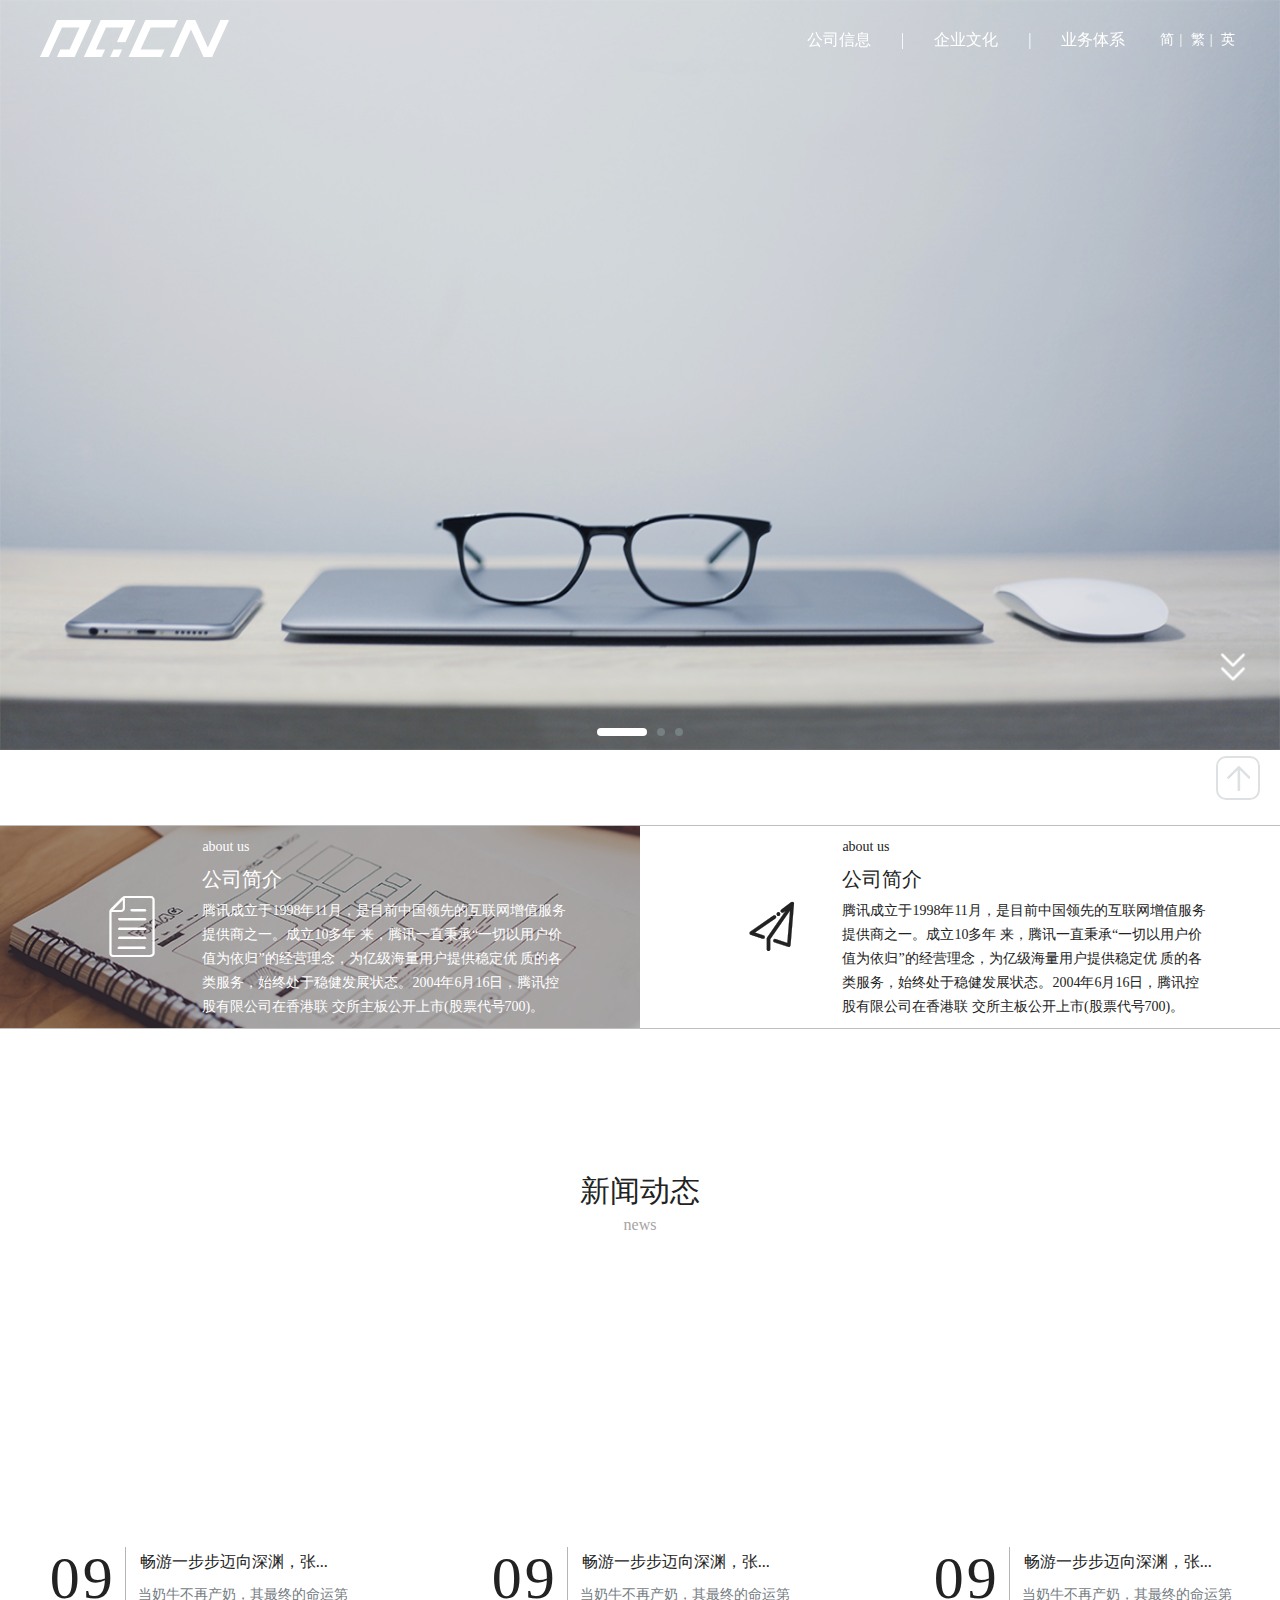
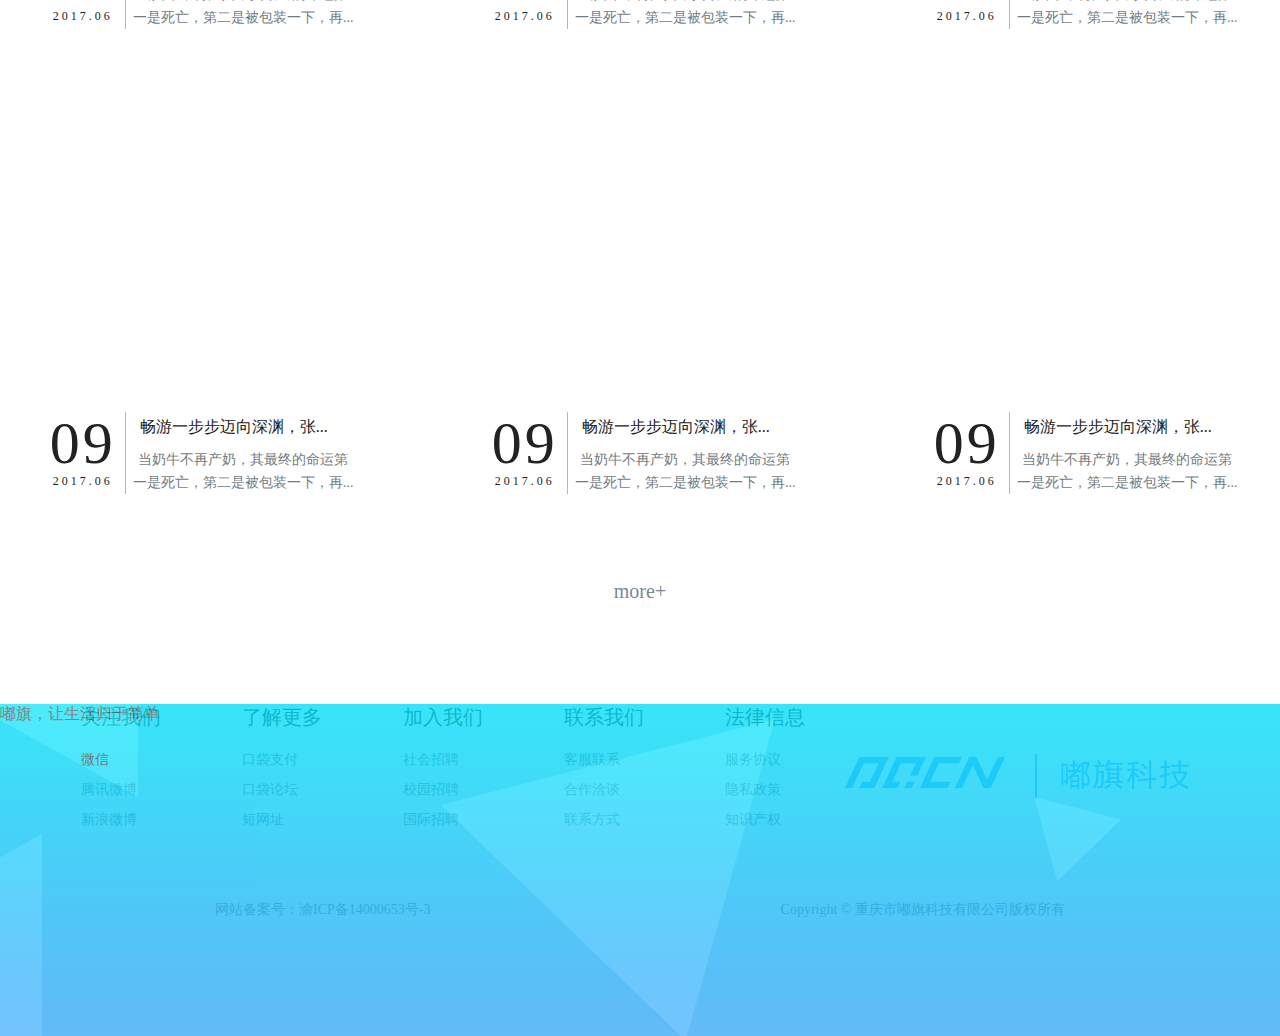
<file: index.html>
<!DOCTYPE html>
<html>
	<head>
		<meta charset="UTF-8">
		<title>首页</title>
		<link rel="stylesheet" type="text/css" href="css/reset.css"/>
		<link rel="stylesheet" type="text/css" href="css/swiper.min.css"/>
		<link rel="stylesheet" type="text/css" href="css/animate.min.css"/>
		<link rel="stylesheet" type="text/css" href="css/style.css"/>
		<script type="text/javascript" src="js/jquery-1.11.3.min.js"></script>
		<script type="text/javascript" src="js/swiper.min.js" ></script>
		<script type="text/javascript" src="js/swiper.animate1.0.2.min.js" ></script>
		<script type="text/javascript" src="js/common.js" ></script>
	</head>
	<body class="animated fadeIn">
		<!--top nav-->
		<div class="nav clearfix">
			<div class="wrapper clearfix">
				<a href="index.html" class="fl">
					<img src="images/logo.png" class="logo"/>
				</a>
				<div class="fr language">
					<a href="" class="colorwhite">简</a>|
					<a href="" class="colorwhite">繁</a>|
					<a href="" class="colorwhite">英</a>
				</div>
				<ul class="navul fr clearfix">
					<li ><a href="companyInfo.html" class="navcur">公司信息</a>|</li>
					<li><a href="companyCulture.html">企业文化</a>|</li>
					<li><a href="business.html">业务体系</a></li>
				</ul>
			</div>
		</div>
		<!--banner-->
		<div class="swiper-container banner">
		    <div class="swiper-wrapper">
		        <div class="swiper-slide">
		        	<img src="img/banner1.png"/>
		        </div>
		        <div class="swiper-slide">
		        	<img src="img/banner1.png"/>
		        </div>
		        <div class="swiper-slide">
		        	<img src="img/banner1.png"/>
		        </div>
		    </div>
		    <!-- 如果需要分页器 -->
		    <div class="swiper-pagination"></div>
		    
		    <!-- 如果需要滚动条 -->
		  <!--  <div class="swiper-scrollbar"></div>-->
		    <div class="home-arrow-down">
	            <a href="#about" class="fa"></a>
	        </div>
		</div>
		<!--公司简介-->
		<ul class="introductionOut clearfix">
			<li class="profilecur">
				<a href="companyInfo.html">
					<i class="iconfont">&#xe6f5;</i>
					<p class="f14">
						<span class="db f14">about us</span>
						<span class="db f20 title">公司简介</span>
						<span class="intro-content">
							腾讯成立于1998年11月，是目前中国领先的互联网增值服务提供商之一。成立10多年
						来，腾讯一直秉承“一切以用户价值为依归”的经营理念，为亿级海量用户提供稳定优
						质的各类服务，始终处于稳健发展状态。2004年6月16日，腾讯控股有限公司在香港联
						交所主板公开上市(股票代号700)。
						</span>
					</p>
				</a>
				
			</li>
			<li>
				<a href="companyInfo.html">
					<i class="iconfont">&#xe61e;</i>
					<p class="f14">
						<span class="db f14">about us</span>
						<span class="db f20 title">公司简介</span>
						<span class="intro-content">
							腾讯成立于1998年11月，是目前中国领先的互联网增值服务提供商之一。成立10多年
							来，腾讯一直秉承“一切以用户价值为依归”的经营理念，为亿级海量用户提供稳定优
							质的各类服务，始终处于稳健发展状态。2004年6月16日，腾讯控股有限公司在香港联
							交所主板公开上市(股票代号700)。
						</span>
					</p>
				</a>
				
			</li>
		</ul>
		
		<!--新闻动态-->
		<div class="newsout wrapper">
			<h2>新闻动态</h2>
			<span class="subtitle">news</span>
			<ul>
				<li>
					<a href="">
						<img src="img/newsimg.png" class="news-img"/>
						<span class="searchbox iconfont animated">&#xe606;</span>
					</a>
					<div class="newsconBox clearfix">
						<div class="newstime fl">
							<span class="date">09</span>
							<span>2017.06</span>
						</div>
						<div class="newscon fl">
							<h4>畅游一步步迈向深渊，张...</h4>
							<span>当奶牛不再产奶，其最终的命运第
							一是死亡，第二是被包装一下，再...</span>
						</div>
					</div>
				</li>
				<li>
					<a href="">
						<img src="img/newsimg.png" class="news-img"/>
						<span class="searchbox iconfont animated">&#xe606;</span>
					</a>
					<div class="newsconBox clearfix">
						<div class="newstime fl">
							<span class="date">09</span>
							<span>2017.06</span>
						</div>
						<div class="newscon fl">
							<h4>畅游一步步迈向深渊，张...</h4>
							<span>当奶牛不再产奶，其最终的命运第
							一是死亡，第二是被包装一下，再...</span>
						</div>
					</div>
				</li>
				<li>
					<a href="">
						<img src="img/newsimg.png" class="news-img"/>
						<span class="searchbox iconfont animated">&#xe606;</span>
					</a>
					<div class="newsconBox clearfix">
						<div class="newstime fl">
							<span class="date">09</span>
							<span>2017.06</span>
						</div>
						<div class="newscon fl">
							<h4>畅游一步步迈向深渊，张...</h4>
							<span>当奶牛不再产奶，其最终的命运第
							一是死亡，第二是被包装一下，再...</span>
						</div>
					</div>
				</li>
				<li>
					<a href="">
						<img src="img/newsimg.png" class="news-img"/>
						<span class="searchbox iconfont animated">&#xe606;</span>
					</a>
					<div class="newsconBox clearfix">
						<div class="newstime fl">
							<span class="date">09</span>
							<span>2017.06</span>
						</div>
						<div class="newscon fl">
							<h4>畅游一步步迈向深渊，张...</h4>
							<span>当奶牛不再产奶，其最终的命运第
							一是死亡，第二是被包装一下，再...</span>
						</div>
					</div>
				</li>
				<li>
					<a href="">
						<img src="img/newsimg.png" class="news-img"/>
						<span class="searchbox iconfont animated">&#xe606;</span>
					</a>
					<div class="newsconBox clearfix">
						<div class="newstime fl">
							<span class="date">09</span>
							<span>2017.06</span>
						</div>
						<div class="newscon fl">
							<h4>畅游一步步迈向深渊，张...</h4>
							<span>当奶牛不再产奶，其最终的命运第
							一是死亡，第二是被包装一下，再...</span>
						</div>
					</div>
				</li>
				<li>
					<a href="">
						<img src="img/newsimg.png" class="news-img"/>
						<span class="searchbox iconfont animated">&#xe606;</span>
					</a>
					<div class="newsconBox clearfix">
						<div class="newstime fl">
							<span class="date">09</span>
							<span>2017.06</span>
						</div>
						<div class="newscon fl">
							<h4>畅游一步步迈向深渊，张...</h4>
							<span>当奶牛不再产奶，其最终的命运第
							一是死亡，第二是被包装一下，再...</span>
						</div>
					</div>
				</li>
			</ul>
			<a href="" class="moreBtn mb90 mt75">more+</a>
		</div>
		
		<!--slogan-->
		<div class="sloganOut">
			嘟旗，让生活归于简单
		</div>
		
		<!--footer-->
		<div class="footer wrapper">
			<div class="foot-nav">
				<dl>
					<dt>关注我们</dt>
					<dd><a href="javascript:;" class="pr weixin db">微信<img src="img/qrcode.png" class="weixin-qrcode"/></a></dd>
					<dd><a href="">腾讯微博</a></dd>
					<dd><a href="">新浪微博</a></dd>
				</dl>
				<dl>
					<dt>了解更多</dt>
					<dd><a href="">口袋支付</a></dd>
					<dd><a href="">口袋论坛</a></dd>
					<dd><a href="">短网址</a></dd>
				</dl>
				<dl>
					<dt>加入我们</dt>
					<dd><a href="">社会招聘</a></dd>
					<dd><a href="">校园招聘</a></dd>
					<dd><a href="">国际招聘</a></dd>
				</dl>
				<dl>
					<dt>联系我们</dt>
					<dd><a href="">客服联系</a></dd>
					<dd><a href="">合作洽谈</a></dd>
					<dd><a href="">联系方式</a></dd>
				</dl>
				<dl>
					<dt>法律信息</dt>
					<dd><a href="">服务协议</a></dd>
					<dd><a href="">隐私政策</a></dd>
					<dd><a href="">知识产权</a></dd>
				</dl>
			</div>
			<img src="images/footlogo.png"/>
		</div>
		<p class="copyright wrapper">
			<span> 网站备案号：渝ICP备14000653号-3 </span>
			<span> Copyright © 重庆市嘟旗科技有限公司版权所有  </span>
		</p>
		<a href="javascript:;" id="scoll_top" title="返回顶部"></a>
	</body>
	<script>        
	  var mySwiper = new Swiper ('.swiper-container', {
	    direction: 'horizontal',
	    loop: true,
	    autoplay : 5000,
	    speed:300,
	    // 如果需要分页器
	    pagination: '.swiper-pagination',
	    paginationClickable: true,
	    onInit: function(swiper){ //Swiper2.x的初始化是onFirstInit
		    swiperAnimateCache(swiper); //隐藏动画元素 
		    swiperAnimate(swiper); //初始化完成开始动画
	  	}, 
		onSlideChangeEnd: function(swiper){ 
		    swiperAnimate(swiper); //每个slide切换结束时也运行当前slide动画
		} 
	    
	  })    
	  
	  //profile 
	  $("ul.introductionOut li").mouseenter(function(){
	  	$(this).addClass("profilecur").siblings("li").removeClass("profilecur");
	  })
	  
	  
	var num = $(".news-img").length;
	var img = $(".news-img");
	var win_height=$(window).height();
  	var n=0;
	$(window).scroll(function(){
		var scrolltop=$(window).scrollTop();
		
        for (var i = n; i < num; i++) {
            if (img.eq(i).offset().top < scrolltop+win_height*0.8) {
                	img.eq(i).addClass("news-img-out");
                	n = i + 1;
            }
        }
	})
  </script>
</html>
</file>
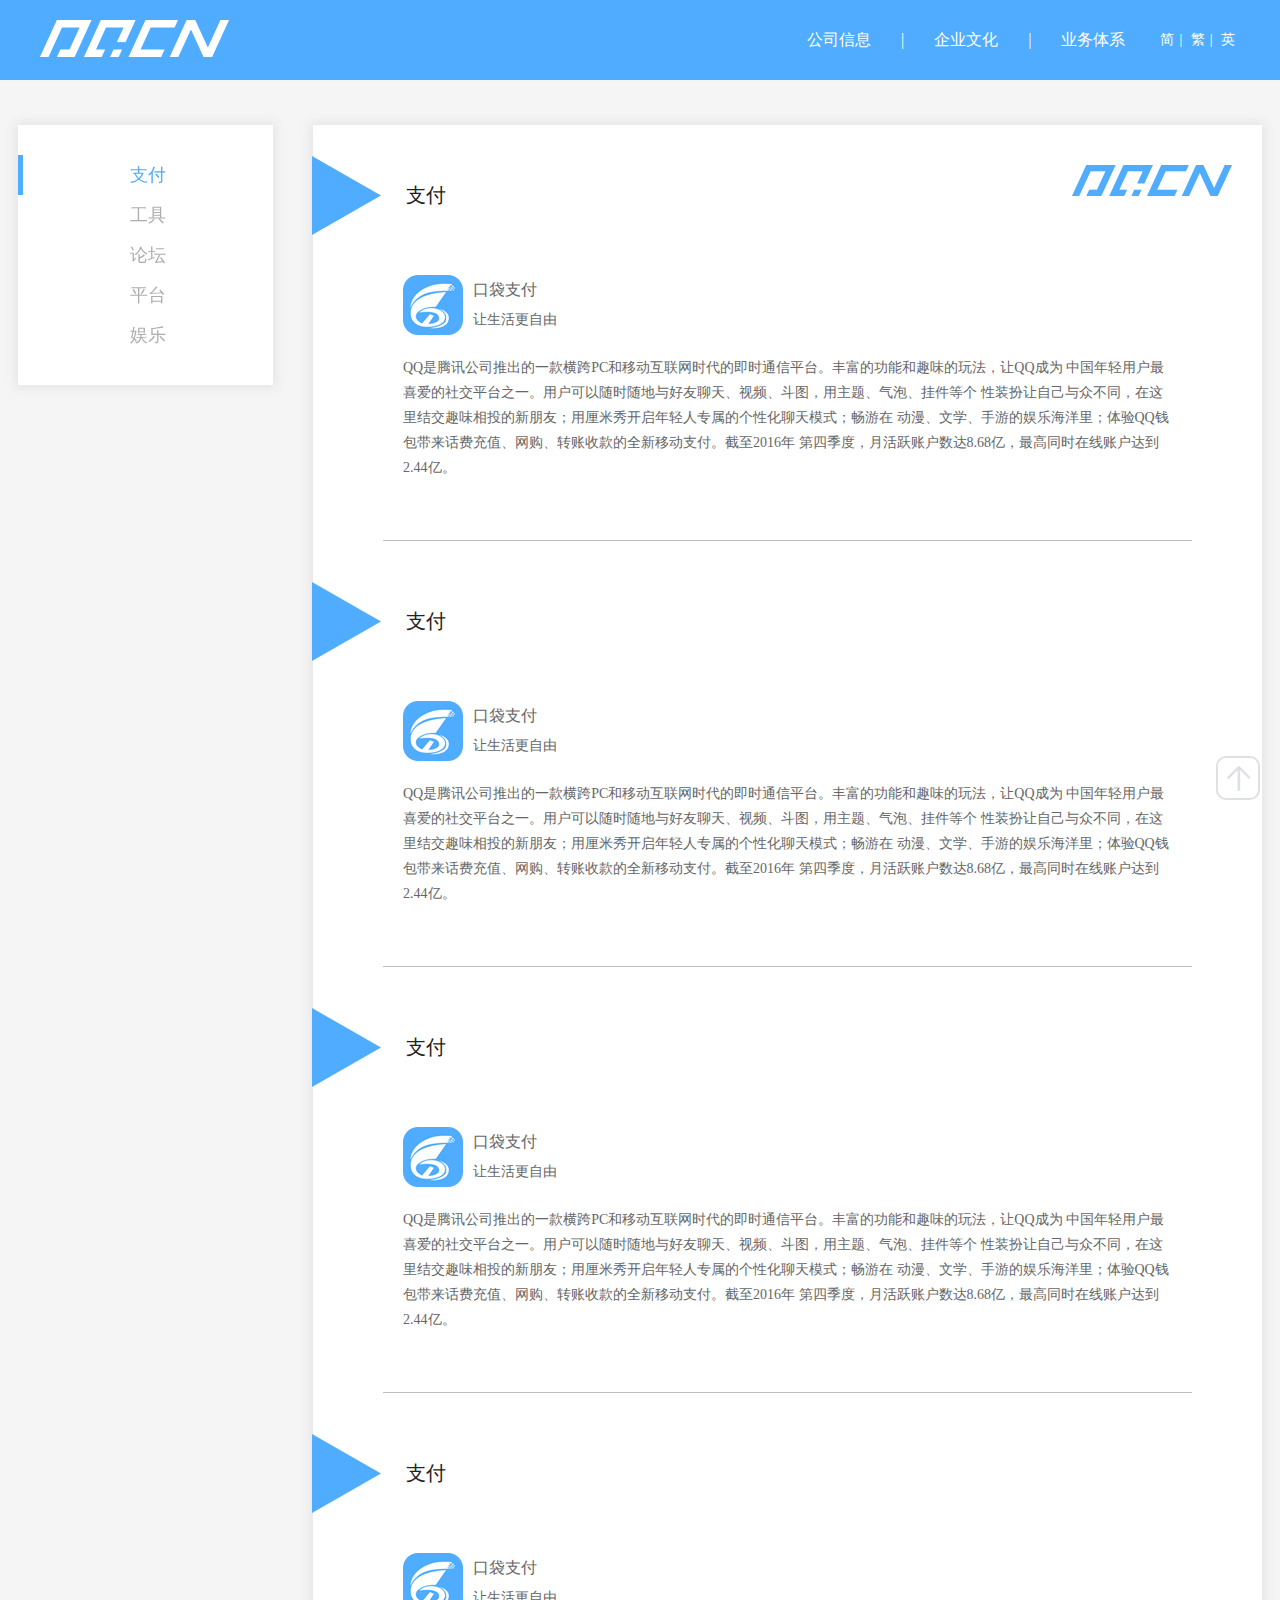
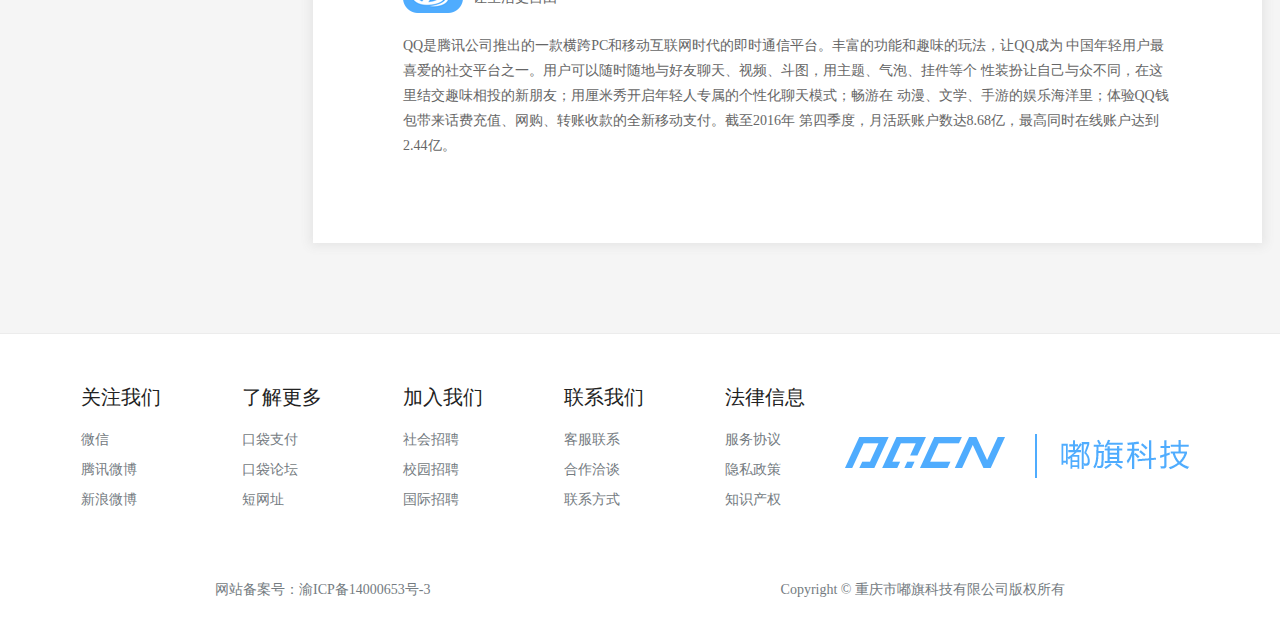
<file: business.html>
<!DOCTYPE html>
<html>
	<head>
		<meta charset="UTF-8">
		<title>业务体系</title>
		<link rel="stylesheet" href="css/reset.css" />
		<link rel="stylesheet" href="css/style.css" />
		<script type="text/javascript" src="js/jquery-1.11.3.min.js" ></script>
		<script type="text/javascript" src="js/common.js" ></script>
	</head>
	<body>
		<!--top nav-->
		<div class="nav clearfix bgBlue">
			<div class="wrapper">
				<a href="index.html" class="fl">
					<img src="images/logo.png" class="logo"/>
				</a>
				<div class="fr language">
					<a href="" class="colorwhite">简</a>|
					<a href="" class="colorwhite">繁</a>|
					<a href="" class="colorwhite">英</a>
				</div>
				<ul class="navul fr clearfix">
					<li ><a href="companyInfo.html" class="navcur">公司信息</a>|</li>
					<li><a href="companyCulture.html">企业文化</a>|</li>
					<li><a href="business.html">业务体系</a></li>
				</ul>
			</div>
		</div>
		<div class="warp-container">
			<div class="container">
				<div class="toc">
					<ul class="left-slide">
						<li class="cur"><a href="javascript:;">支付</a></li>
						<li><a href="javascript:;">工具</a></li>
						<li><a href="javascript:;">论坛</a></li>
						<li><a href="javascript:;">平台</a></li>
						<li><a href="javascript:;">娱乐</a></li>
					</ul>
					<span class="cur-tag"></span>
				</div>
				<div class="right-content business-content">
					<div class="clearfix">
						<h3 class="h-title">支付 <!--<img src="images/bule-logo.png" class="fr mt20 mr40"/>--></h3>
						<div class="bd border-b-line">
							<div class="product-header">
								<div class="product-logo">
									<img src="img/kd-logo.png" />
								</div>
								<p class="product-title f16">口袋支付</p>
								<p class="f14">让生活更自由</p>
							</div>
							<p class="product-centent">
								QQ是腾讯公司推出的一款横跨PC和移动互联网时代的即时通信平台。丰富的功能和趣味的玩法，让QQ成为
								中国年轻用户最喜爱的社交平台之一。用户可以随时随地与好友聊天、视频、斗图，用主题、气泡、挂件等个
								性装扮让自己与众不同，在这里结交趣味相投的新朋友；用厘米秀开启年轻人专属的个性化聊天模式；畅游在
								动漫、文学、手游的娱乐海洋里；体验QQ钱包带来话费充值、网购、转账收款的全新移动支付。截至2016年
								第四季度，月活跃账户数达8.68亿，最高同时在线账户达到2.44亿。						
							</p>
						</div>
					</div>
					<div class="clearfix">
						<h3 class="h-title">支付</h3>
						<div class="bd border-b-line">
							<div class="product-header">
								<div class="product-logo">
									<img src="img/kd-logo.png" />
								</div>
								<p class="product-title f16">口袋支付</p>
								<p class="f14">让生活更自由</p>
							</div>
							<p class="product-centent">
								QQ是腾讯公司推出的一款横跨PC和移动互联网时代的即时通信平台。丰富的功能和趣味的玩法，让QQ成为
								中国年轻用户最喜爱的社交平台之一。用户可以随时随地与好友聊天、视频、斗图，用主题、气泡、挂件等个
								性装扮让自己与众不同，在这里结交趣味相投的新朋友；用厘米秀开启年轻人专属的个性化聊天模式；畅游在
								动漫、文学、手游的娱乐海洋里；体验QQ钱包带来话费充值、网购、转账收款的全新移动支付。截至2016年
								第四季度，月活跃账户数达8.68亿，最高同时在线账户达到2.44亿。						
							</p>
						</div>
					</div>
					<div class="clearfix">
						<h3 class="h-title">支付</h3>
						<div class="bd border-b-line">
							<div class="product-header">
								<div class="product-logo">
									<img src="img/kd-logo.png" />
								</div>
								<p class="product-title f16">口袋支付</p>
								<p class="f14">让生活更自由</p>
							</div>
							<p class="product-centent">
								QQ是腾讯公司推出的一款横跨PC和移动互联网时代的即时通信平台。丰富的功能和趣味的玩法，让QQ成为
								中国年轻用户最喜爱的社交平台之一。用户可以随时随地与好友聊天、视频、斗图，用主题、气泡、挂件等个
								性装扮让自己与众不同，在这里结交趣味相投的新朋友；用厘米秀开启年轻人专属的个性化聊天模式；畅游在
								动漫、文学、手游的娱乐海洋里；体验QQ钱包带来话费充值、网购、转账收款的全新移动支付。截至2016年
								第四季度，月活跃账户数达8.68亿，最高同时在线账户达到2.44亿。						
							</p>
						</div>
					</div>
					<div class="clearfix">
						<h3 class="h-title">支付</h3>
						<div class="bd border-b-line">
							<div class="product-header">
								<div class="product-logo">
									<img src="img/kd-logo.png" />
								</div>
								<p class="product-title f16">口袋支付</p>
								<p class="f14">让生活更自由</p>
							</div>
							<p class="product-centent">
								QQ是腾讯公司推出的一款横跨PC和移动互联网时代的即时通信平台。丰富的功能和趣味的玩法，让QQ成为
								中国年轻用户最喜爱的社交平台之一。用户可以随时随地与好友聊天、视频、斗图，用主题、气泡、挂件等个
								性装扮让自己与众不同，在这里结交趣味相投的新朋友；用厘米秀开启年轻人专属的个性化聊天模式；畅游在
								动漫、文学、手游的娱乐海洋里；体验QQ钱包带来话费充值、网购、转账收款的全新移动支付。截至2016年
								第四季度，月活跃账户数达8.68亿，最高同时在线账户达到2.44亿。						
							</p>
						</div>
					</div>
				</div>
			</div>
		</div>
		<div class="footer wrapper">
			<div class="foot-nav">
				<dl>
					<dt>关注我们</dt>
					<dd><a href="javascript:;" class="pr weixin db">微信<img src="img/qrcode.png" class="weixin-qrcode"/></a></dd>
					<dd><a href="">腾讯微博</a></dd>
					<dd><a href="">新浪微博</a></dd>
				</dl>
				<dl>
					<dt>了解更多</dt>
					<dd><a href="">口袋支付</a></dd>
					<dd><a href="">口袋论坛</a></dd>
					<dd><a href="">短网址</a></dd>
				</dl>
				<dl>
					<dt>加入我们</dt>
					<dd><a href="">社会招聘</a></dd>
					<dd><a href="">校园招聘</a></dd>
					<dd><a href="">国际招聘</a></dd>
				</dl>
				<dl>
					<dt>联系我们</dt>
					<dd><a href="">客服联系</a></dd>
					<dd><a href="">合作洽谈</a></dd>
					<dd><a href="">联系方式</a></dd>
				</dl>
				<dl>
					<dt>法律信息</dt>
					<dd><a href="">服务协议</a></dd>
					<dd><a href="">隐私政策</a></dd>
					<dd><a href="">知识产权</a></dd>
				</dl>
			</div>
			<img src="images/footlogo.png"/>
		</div>
		<p class="copyright wrapper">
			<span> 网站备案号：渝ICP备14000653号-3 </span>
			<span> Copyright © 重庆市嘟旗科技有限公司版权所有  </span>
		</p>
		<a href="javascript:;" id="scoll_top" title="返回顶部"></a>
	</body>
	<script>
    //实例化
    var directoryNav = new DirectoryNav($("h3"),{
        scrollTopBorder:0   //滚动条距离顶部多少的时候显示导航，如果为0，则一直显示
    });

	</script>
</html>
</file>
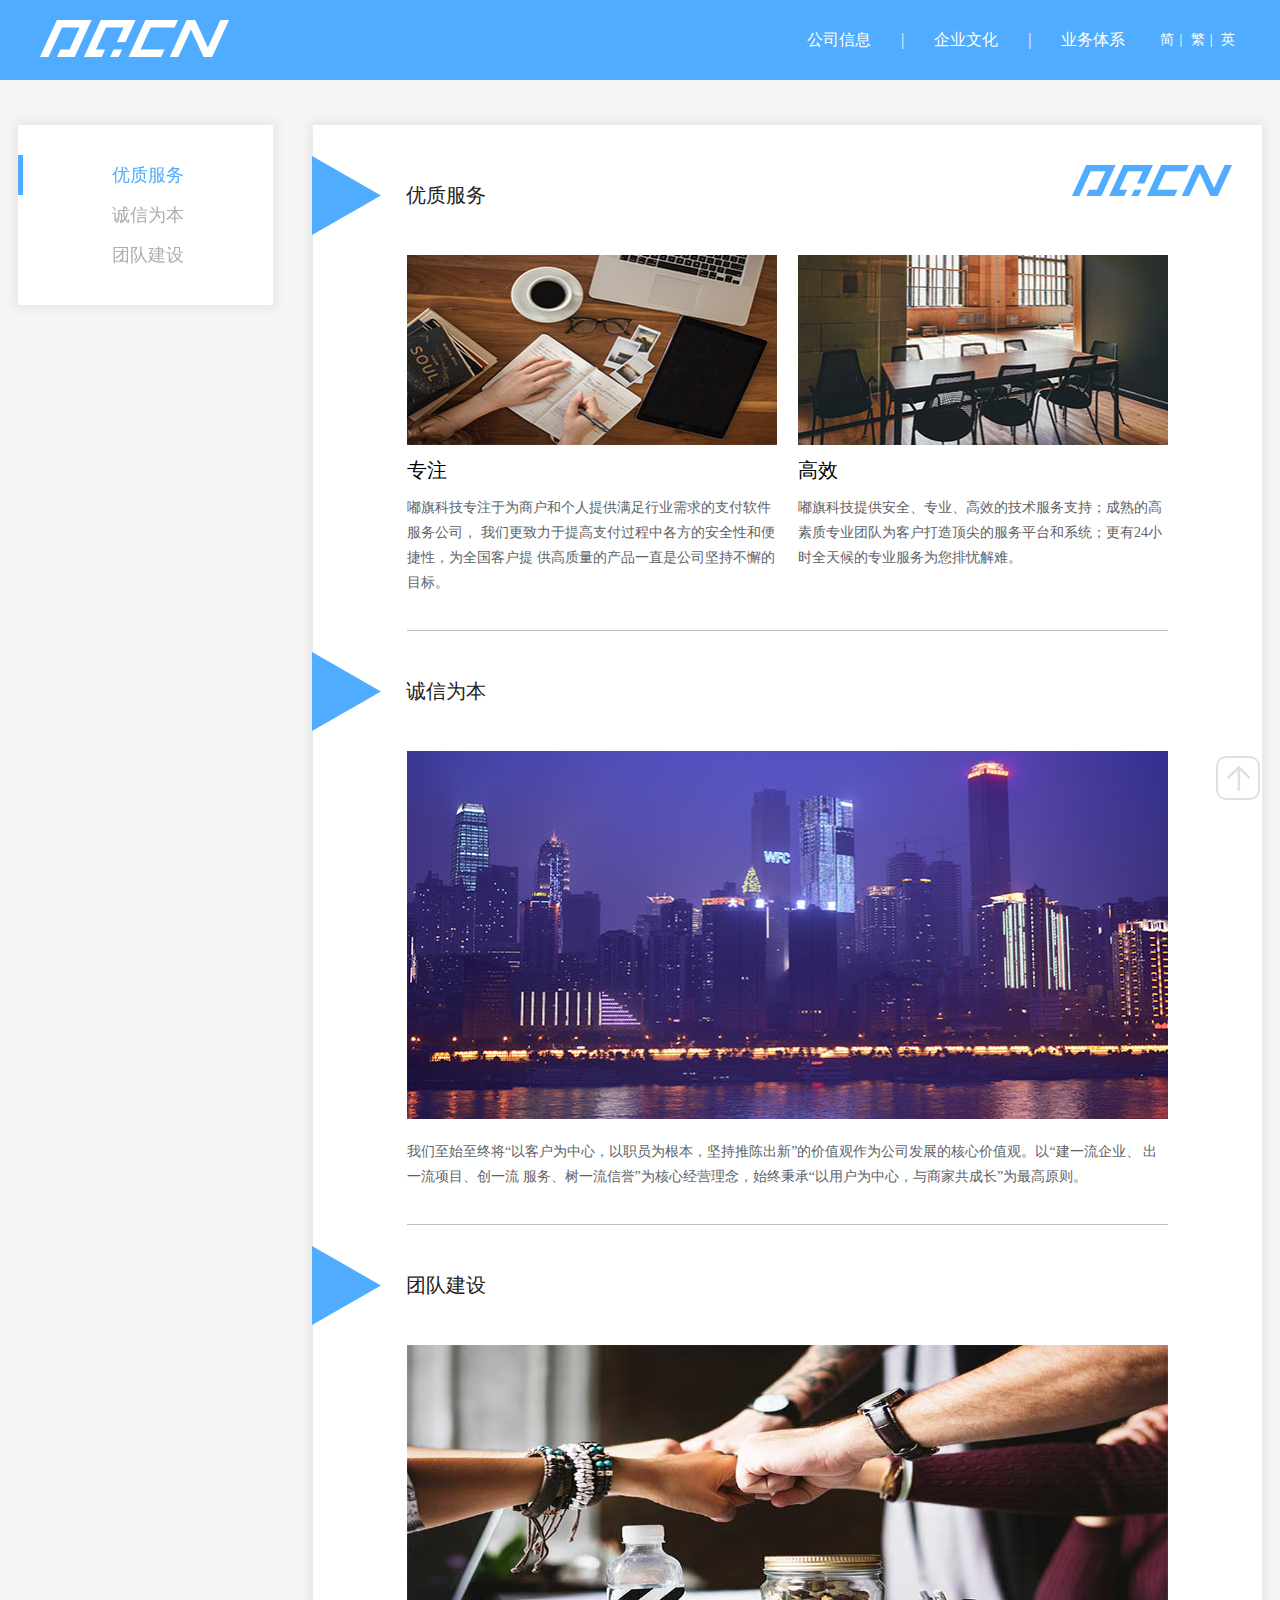
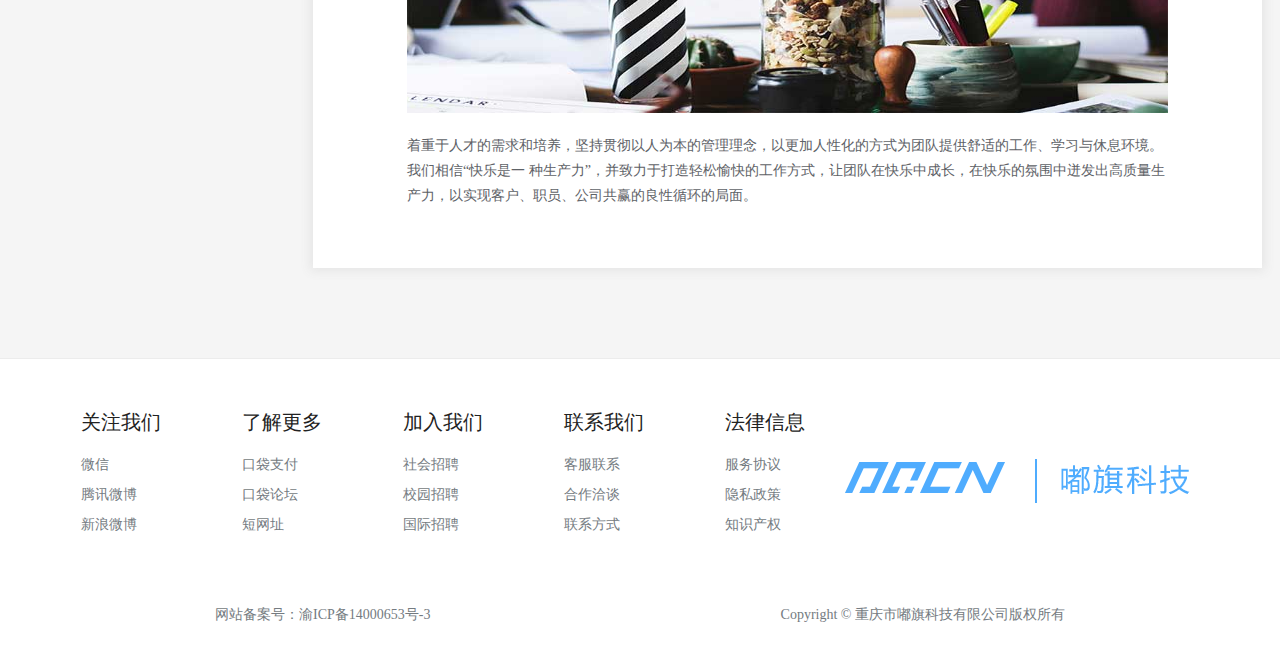
<file: companyCulture.html>
<!DOCTYPE html>
<html>
	<head>
		<meta charset="UTF-8">
		<title>企业文化</title>
		<link rel="stylesheet" href="css/reset.css" />
		<link rel="stylesheet" href="css/style.css" />
		<script type="text/javascript" src="js/jquery-1.11.3.min.js" ></script>
		<script type="text/javascript" src="js/common.js" ></script>
	</head>
	<body>
		<!--top nav-->
		<div class="nav clearfix bgBlue">
			<div class="wrapper">
				<a href="index.html" class="fl">
					<img src="images/logo.png" class="logo"/>
				</a>
				<div class="fr language">
					<a href="" class="colorwhite">简</a>|
					<a href="" class="colorwhite">繁</a>|
					<a href="" class="colorwhite">英</a>
				</div>
				<ul class="navul fr clearfix">
					<li ><a href="companyInfo.html" class="navcur">公司信息</a>|</li>
					<li><a href="companyCulture.html">企业文化</a>|</li>
					<li><a href="business.html">业务体系</a></li>
				</ul>
			</div>
		</div>
		<div class="warp-container">
			<div class="container">
				<div class="toc">
					<ul class="left-slide">
						<li class="cur"><a href="javascript:;">优质服务</a></li>
						<li><a href="javascript:;">诚信为本</a></li>
						<li><a href="javascript:;">团队建设</a></li>
					</ul>
					<span class="cur-tag"></span>
				</div>
				<div class="right-content">
					<div class="clearfix">
						<h3 class="h-title">优质服务</h3>
						<div class="bd94 border-b-line w761 fl">
							<div class="culture-item fl w370 mb35">
								<img src="img/zz.jpg" class="culture-img-s"/>
								<h4 class="culture-tit">专注</h4>
								<p class="culture-txt">
									嘟旗科技专注于为商户和个人提供满足行业需求的支付软件服务公司，
									我们更致力于提高支付过程中各方的安全性和便捷性，为全国客户提
								供高质量的产品一直是公司坚持不懈的目标。 
								</p>
							</div>
							<div class="culture-item fr w370 mb35">
								<img src="img/gx.jpg" class="culture-img-s"/>
								<h4 class="culture-tit">高效</h4>
								<p class="culture-txt">
									嘟旗科技提供安全、专业、高效的技术服务支持；成熟的高素质专业团队为客户打造顶尖的服务平台和系统；更有24小时全天候的专业服务为您排忧解难。 
								</p>
							</div>
						</div>
					</div>
					<div class="clearfix">
						<h3 class="h-title">诚信为本</h3>
						<div class="bd94 border-b-line">
							<div class="culture-item mb35">
								<img src="img/cx.jpg" class="culture-img-b mb20"/>
								<p class="culture-txt">
									我们至始至终将“以客户为中心，以职员为根本，坚持推陈出新”的价值观作为公司发展的核心价值观。以“建一流企业、 出一流项目、创一流
									服务、树一流信誉”为核心经营理念，始终秉承“以用户为中心，与商家共成长”为最高原则。
								</p>
							</div>
						</div>
					</div>
					<div class="clearfix">
						<h3 class="h-title">团队建设</h3>
						<div class="bd94">
							<div class="culture-item mb35">
								<img src="img/td.jpg" class="culture-img-b mb20"/>
								<p class="culture-txt">
									着重于人才的需求和培养，坚持贯彻以人为本的管理理念，以更加人性化的方式为团队提供舒适的工作、学习与休息环境。我们相信“快乐是一
									种生产力”，并致力于打造轻松愉快的工作方式，让团队在快乐中成长，在快乐的氛围中迸发出高质量生产力，以实现客户、职员、公司共赢的良性循环的局面。
								</p>
							</div>
						</div>
					</div>
 				</div>
			</div>
		</div>
		<div class="footer wrapper">
			<div class="foot-nav">
				<dl>
					<dt>关注我们</dt>
					<dd><a href="javascript:;" class="pr weixin db">微信<img src="img/qrcode.png" class="weixin-qrcode"/></a></dd>
					<dd><a href="">腾讯微博</a></dd>
					<dd><a href="">新浪微博</a></dd>
				</dl>
				<dl>
					<dt>了解更多</dt>
					<dd><a href="">口袋支付</a></dd>
					<dd><a href="">口袋论坛</a></dd>
					<dd><a href="">短网址</a></dd>
				</dl>
				<dl>
					<dt>加入我们</dt>
					<dd><a href="">社会招聘</a></dd>
					<dd><a href="">校园招聘</a></dd>
					<dd><a href="">国际招聘</a></dd>
				</dl>
				<dl>
					<dt>联系我们</dt>
					<dd><a href="">客服联系</a></dd>
					<dd><a href="">合作洽谈</a></dd>
					<dd><a href="">联系方式</a></dd>
				</dl>
				<dl>
					<dt>法律信息</dt>
					<dd><a href="">服务协议</a></dd>
					<dd><a href="">隐私政策</a></dd>
					<dd><a href="">知识产权</a></dd>
				</dl>
			</div>
			<img src="images/footlogo.png"/>
		</div>
		<p class="copyright wrapper">
			<span> 网站备案号：渝ICP备14000653号-3 </span>
			<span> Copyright © 重庆市嘟旗科技有限公司版权所有  </span>
		</p>
		<a href="javascript:;" id="scoll_top" title="返回顶部"></a>
	</body>
	<script>
    //实例化
    var directoryNav = new DirectoryNav($("h3"),{
        scrollTopBorder:0   //滚动条距离顶部多少的时候显示导航，如果为0，则一直显示
    });

	</script>
</html>
</file>
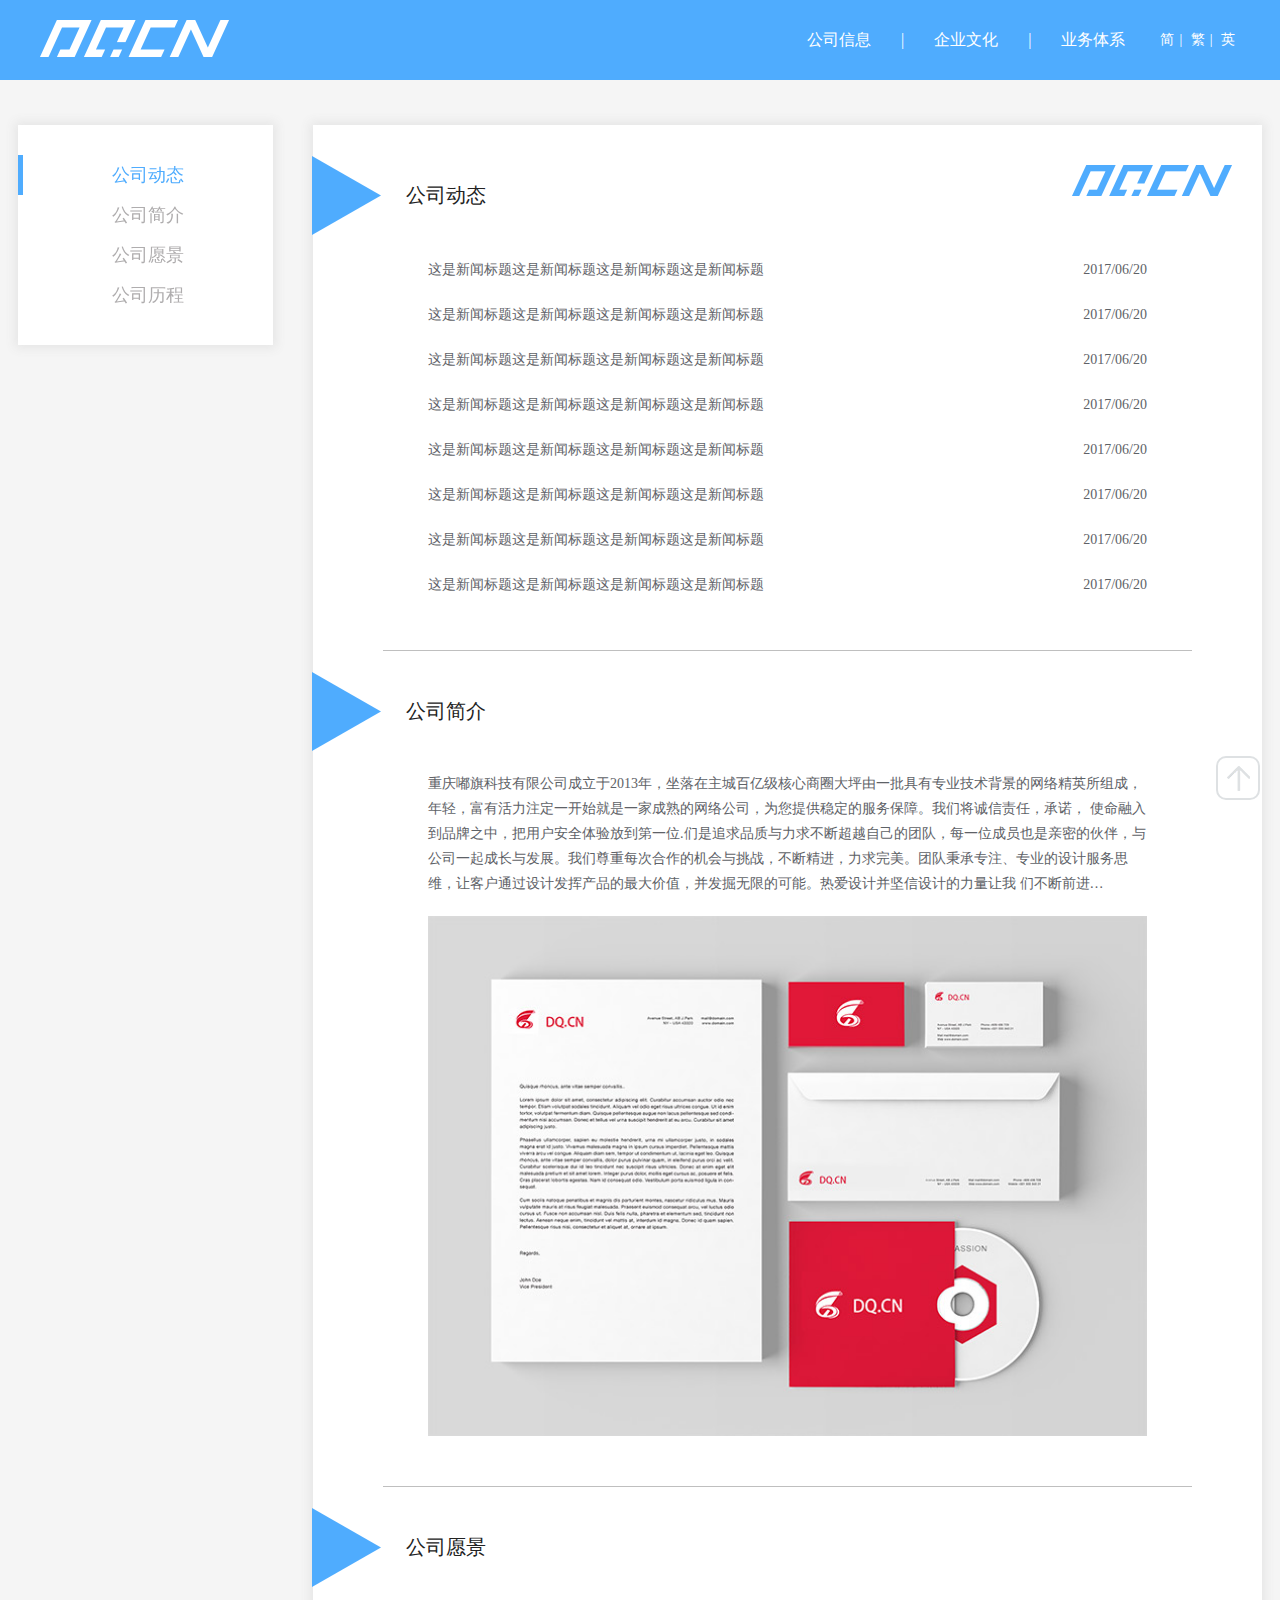
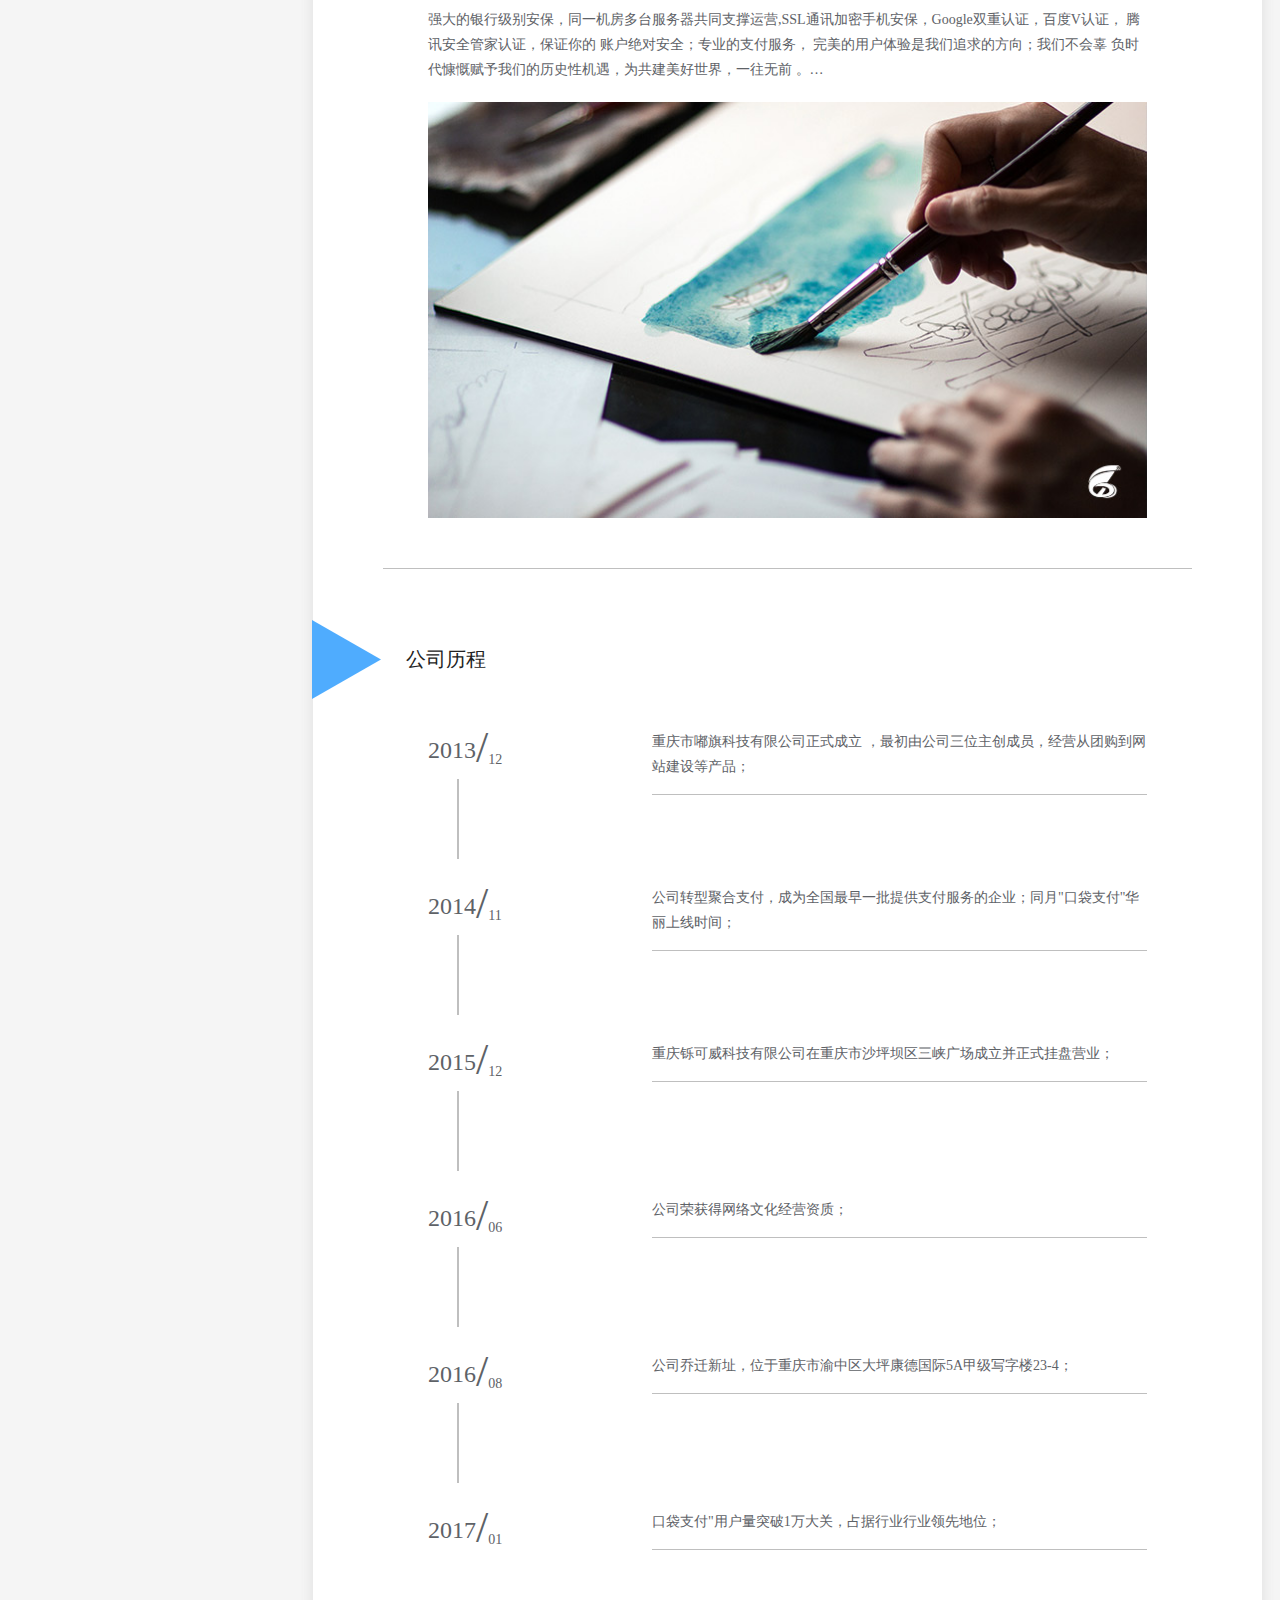
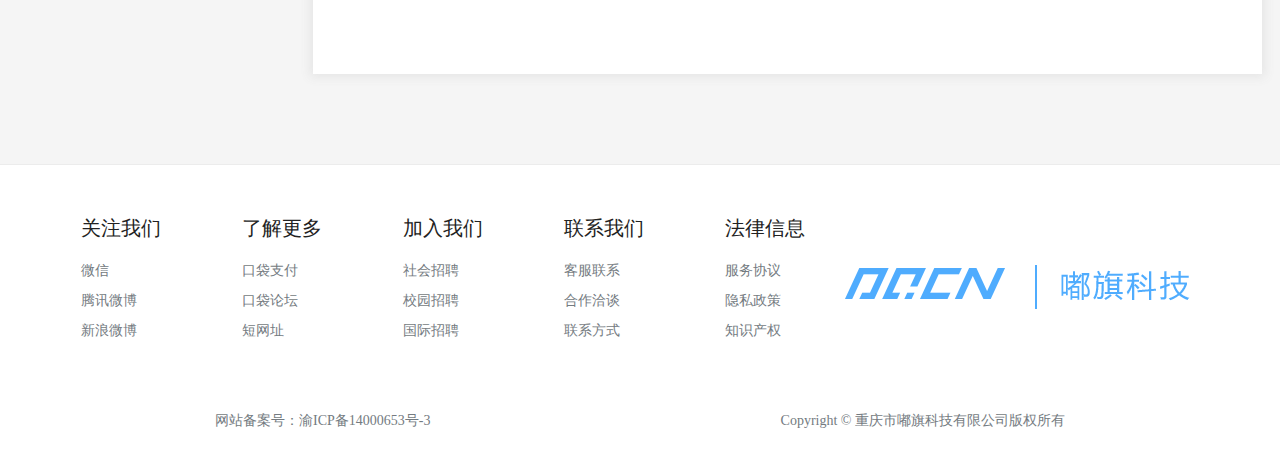
<file: companyInfo.html>
<!DOCTYPE html>
<html>
	<head>
		<meta charset="UTF-8">
		<title>公司信息</title>
		<link rel="stylesheet" href="css/reset.css" />
		<link rel="stylesheet" href="css/style.css" />
		<script type="text/javascript" src="js/jquery-1.11.3.min.js" ></script>
		<script type="text/javascript" src="js/common.js" ></script>
	</head>
	<body>
		<!--top nav-->
		<div class="nav clearfix bgBlue">
			<div class="wrapper">
				<a href="index.html" class="fl">
					<img src="images/logo.png" class="logo"/>
				</a>
				<div class="fr language">
					<a href="" class="colorwhite">简</a>|
					<a href="" class="colorwhite">繁</a>|
					<a href="" class="colorwhite">英</a>
				</div>
				<ul class="navul fr clearfix">
					<li ><a href="companyInfo.html" class="navcur">公司信息</a>|</li>
					<li><a href="companyCulture.html">企业文化</a>|</li>
					<li><a href="business.html">业务体系</a></li>
				</ul>
			</div>
		</div>
		<div class="warp-container">
			<div class="container">
				<div class="toc">
					<ul class="left-slide">
						<li class="cur"><a href="javascript:;">公司动态</a></li>
						<li><a href="javascript:;">公司简介</a></li>
						<li><a href="javascript:;">公司愿景</a></li>
						<li><a href="javascript:;">公司历程</a></li>
					</ul>
					<span class="cur-tag"></span>
				</div>
				<div class="right-content">
					<div class="clearfix">
						<h3 class="h-title">公司动态</h3>
						<div class="bd border-b-line">
							<ul class="news-list">
								<li><a href=""><span class="fl title">这是新闻标题这是新闻标题这是新闻标题这是新闻标题</span><span class="fr">2017/06/20</span></a></li>
								<li><a href=""><span class="fl title">这是新闻标题这是新闻标题这是新闻标题这是新闻标题</span><span class="fr">2017/06/20</span></a></li>
								<li><a href=""><span class="fl title">这是新闻标题这是新闻标题这是新闻标题这是新闻标题</span><span class="fr">2017/06/20</span></a></li>
								<li><a href=""><span class="fl title">这是新闻标题这是新闻标题这是新闻标题这是新闻标题</span><span class="fr">2017/06/20</span></a></li>
								<li><a href=""><span class="fl title">这是新闻标题这是新闻标题这是新闻标题这是新闻标题</span><span class="fr">2017/06/20</span></a></li>
								<li><a href=""><span class="fl title">这是新闻标题这是新闻标题这是新闻标题这是新闻标题</span><span class="fr">2017/06/20</span></a></li>
								<li><a href=""><span class="fl title">这是新闻标题这是新闻标题这是新闻标题这是新闻标题</span><span class="fr">2017/06/20</span></a></li>
								<li><a href=""><span class="fl title">这是新闻标题这是新闻标题这是新闻标题这是新闻标题</span><span class="fr">2017/06/20</span></a></li>
							</ul>
						</div>
					</div>
					<div class="clearfix">
						<h3 class="h-title">公司简介</h3>
						<div class="bd border-b-line">
							<div class="info-item">
								<p class="info-txt mb20">
									重庆嘟旗科技有限公司成立于2013年，坐落在主城百亿级核心商圈大坪由一批具有专业技术背景的网络精英所组成，年轻，富有活力注定一开始就是一家成熟的网络公司，为您提供稳定的服务保障。我们将诚信责任，承诺，
									使命融入到品牌之中，把用户安全体验放到第一位.们是追求品质与力求不断超越自己的团队，每一位成员也是亲密的伙伴，与公司一起成长与发展。我们尊重每次合作的机会与挑战，不断精进，力求完美。团队秉承专注、专业的设计服务思维，让客户通过设计发挥产品的最大价值，并发掘无限的可能。热爱设计并坚信设计的力量让我
									们不断前进…
								</p>
								<img src="img/jj.jpg" class="info-img-b"/>
								
							</div>
						</div>
					</div>
					<div class="clearfix">
						<h3 class="h-title">公司愿景</h3>
						<div class="bd border-b-line">
							<div class="info-item">
								<p class="info-txt mb20">
									强大的银行级别安保，同一机房多台服务器共同支撑运营,SSL通讯加密手机安保，Google双重认证，百度V认证，
									腾讯安全管家认证，保证你的 账户绝对安全；专业的支付服务， 完美的用户体验是我们追求的方向；我们不会辜
									负时代慷慨赋予我们的历史性机遇，为共建美好世界，一往无前 。…
								</p>
								<img src="img/yj.jpg" class="info-img-b"/>
								
							</div>
						</div>
					</div>
					<div class="clearfix mt50">
						<h3 class="h-title">公司历程</h3>
						<div class="bd">
							<ul class="course-list clearfix">
								<li>
									<div class="course-time fl"><span>2013</span><i>/</i><span class="month">12</span></div>
									<p class="fr border-b-line course-content">重庆市嘟旗科技有限公司正式成立 ，最初由公司三位主创成员，经营从团购到网站建设等产品；</p>
								</li>
								<li>
									<div class="course-time fl"><span>2014</span><i>/</i><span class="month">11</span></div>
									<p class="fr border-b-line course-content">公司转型聚合支付，成为全国最早一批提供支付服务的企业；同月"口袋支付"华丽上线时间；</p>
								</li>
								<li>
									<div class="course-time fl"><span>2015</span><i>/</i><span class="month">12</span></div>
									<p class="fr border-b-line course-content">重庆铄可威科技有限公司在重庆市沙坪坝区三峡广场成立并正式挂盘营业；</p>
								</li>
								<li>
									<div class="course-time fl"><span>2016</span><i>/</i><span class="month">06</span></div>
									<p class="fr border-b-line course-content">公司荣获得网络文化经营资质；</p>
								</li>
								<li>
									<div class="course-time fl"><span>2016</span><i>/</i><span class="month">08</span></div>
									<p class="fr border-b-line course-content">公司乔迁新址，位于重庆市渝中区大坪康德国际5A甲级写字楼23-4；</p>
								</li>
								<li>
									<div class="course-time fl"><span>2017</span><i>/</i><span class="month">01</span></div>
									<p class="fr border-b-line course-content">口袋支付"用户量突破1万大关，占据行业行业领先地位；</p>
								</li>
							</ul>
						</div>
					</div>
					
				</div>
			</div>
		</div>
		<div class="footer wrapper">
			<div class="foot-nav">
				<dl>
					<dt>关注我们</dt>
					<dd><a href="javascript:;" class="pr weixin db">微信<img src="img/qrcode.png" class="weixin-qrcode"/></a></dd>
					<dd><a href="">腾讯微博</a></dd>
					<dd><a href="">新浪微博</a></dd>
				</dl>
				<dl>
					<dt>了解更多</dt>
					<dd><a href="">口袋支付</a></dd>
					<dd><a href="">口袋论坛</a></dd>
					<dd><a href="">短网址</a></dd>
				</dl>
				<dl>
					<dt>加入我们</dt>
					<dd><a href="">社会招聘</a></dd>
					<dd><a href="">校园招聘</a></dd>
					<dd><a href="">国际招聘</a></dd>
				</dl>
				<dl>
					<dt>联系我们</dt>
					<dd><a href="">客服联系</a></dd>
					<dd><a href="">合作洽谈</a></dd>
					<dd><a href="">联系方式</a></dd>
				</dl>
				<dl>
					<dt>法律信息</dt>
					<dd><a href="">服务协议</a></dd>
					<dd><a href="">隐私政策</a></dd>
					<dd><a href="">知识产权</a></dd>
				</dl>
			</div>
			<img src="images/footlogo.png"/>
		</div>
		<p class="copyright wrapper">
			<span> 网站备案号：渝ICP备14000653号-3 </span>
			<span> Copyright © 重庆市嘟旗科技有限公司版权所有  </span>
		</p>
		<a href="javascript:;" id="scoll_top" title="返回顶部"></a>
	</body>
	<script>
	 
	  

    //实例化
    var directoryNav = new DirectoryNav($("h3"),{
        scrollTopBorder:0   //滚动条距离顶部多少的时候显示导航，如果为0，则一直显示
    });

	</script>
</html>
</file>
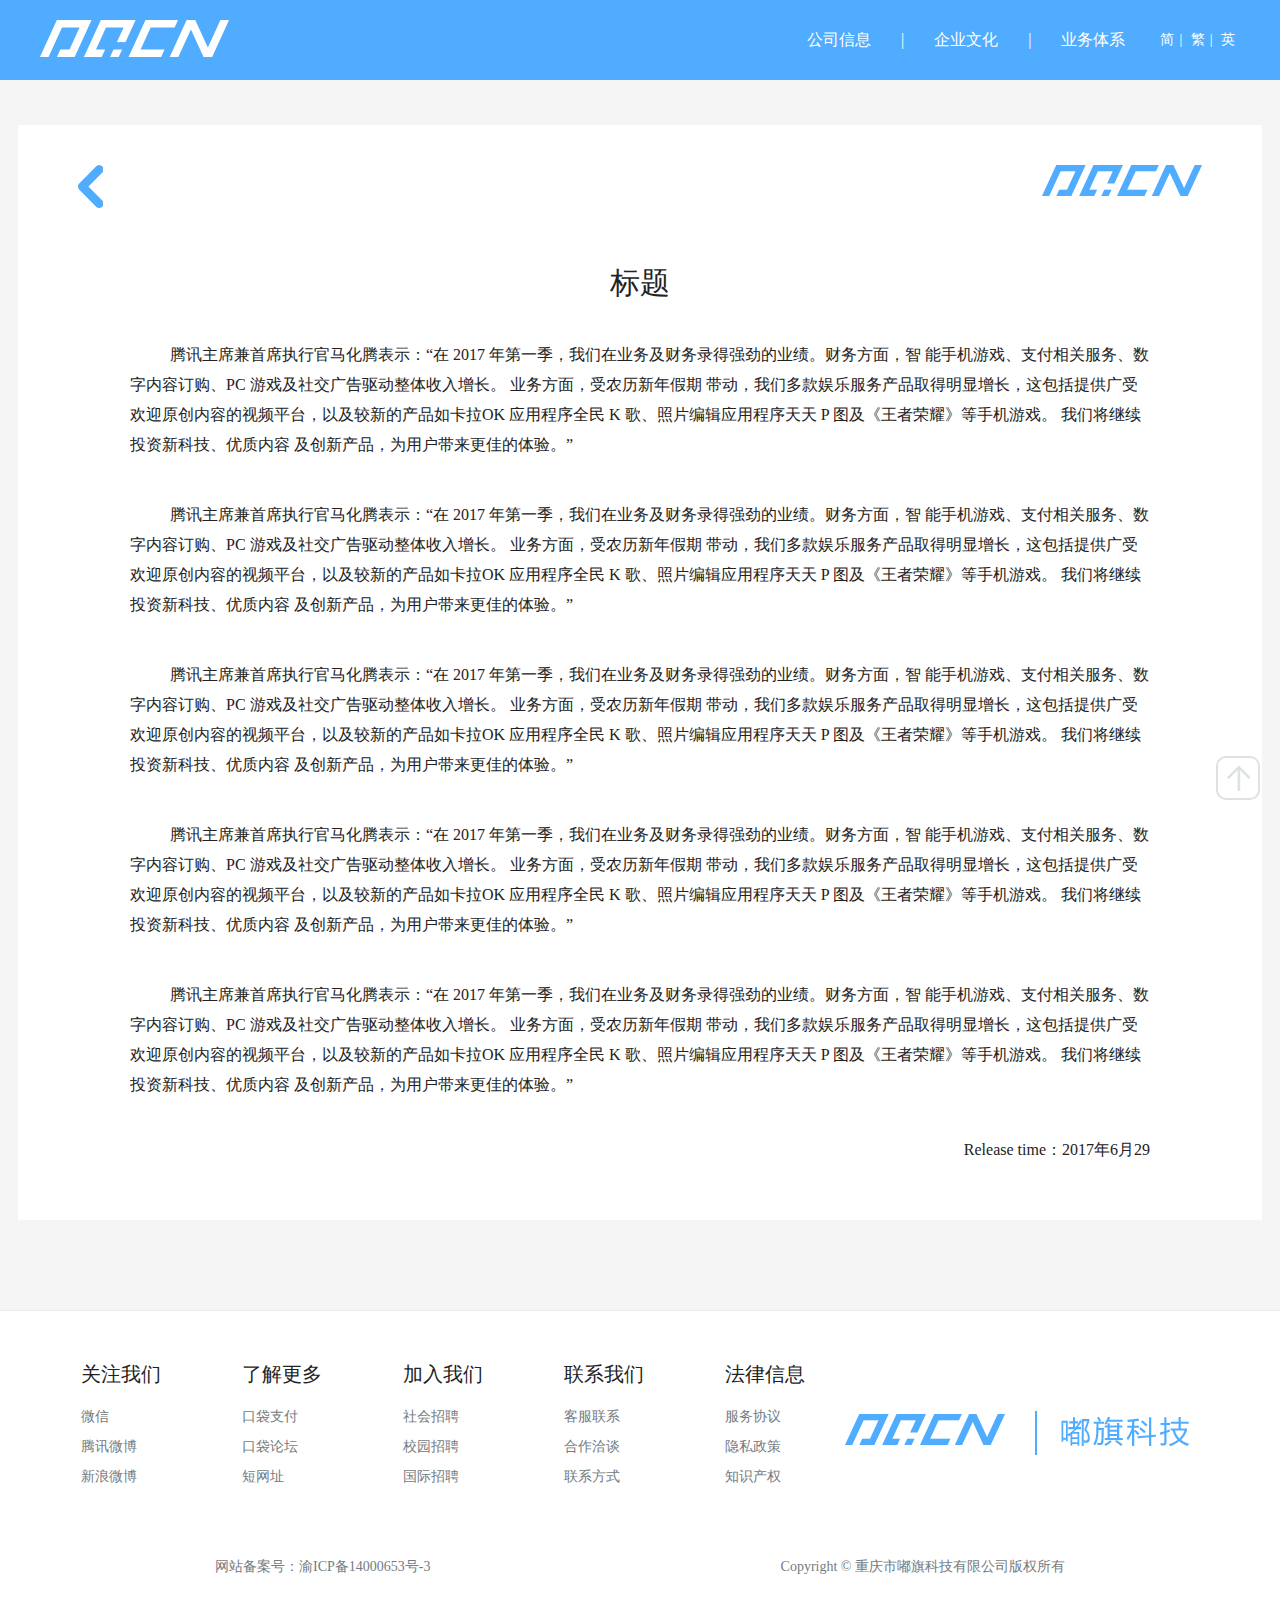
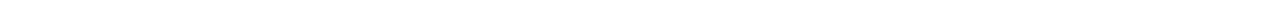
<file: newsDetail.html>
<!DOCTYPE html>
<html>
	<head>
		<meta charset="UTF-8">
		<title>新闻详情页</title>
		<link rel="stylesheet" href="css/reset.css" />
		<link rel="stylesheet" href="css/style.css" />
		<script type="text/javascript" src="js/jquery-1.11.3.min.js" ></script>
		<script type="text/javascript" src="js/common.js" ></script>
	</head>
	<body>
		<!--top nav-->
		<div class="nav clearfix bgBlue">
			<div class="wrapper">
				<a href="index.html" class="fl">
					<img src="images/logo.png" class="logo"/>
				</a>
				<div class="fr language">
					<a href="" class="colorwhite">简</a>|
					<a href="" class="colorwhite">繁</a>|
					<a href="" class="colorwhite">英</a>
				</div>
				<ul class="navul fr clearfix">
					<li ><a href="companyInfo.html" class="navcur">公司信息</a>|</li>
					<li><a href="companyCulture.html">企业文化</a>|</li>
					<li><a href="business.html">业务体系</a></li>
				</ul>
			</div>
		</div>
		<div class="warp-container">
			<div class="container bgwhite pb30">
				<div class="detail-header">
					<a href="" class="fl mt40">
						<img src="img/returan-btn.png" />
					</a>
					<img src="images/bule-logo.png" class="fr mt40" />
				</div>
				<div class="detail-box">
					<h2 class="detail-tit">标题</h2>
					<p>
						腾讯主席兼首席执行官马化腾表示：“在 2017 年第一季，我们在业务及财务录得强劲的业绩。财务方面，智
						能手机游戏、支付相关服务、数字内容订购、PC 游戏及社交广告驱动整体收入增长。 业务方面，受农历新年假期
						带动，我们多款娱乐服务产品取得明显增长，这包括提供广受欢迎原创内容的视频平台，以及较新的产品如卡拉OK
						应用程序全民 K 歌、照片编辑应用程序天天 P 图及《王者荣耀》等手机游戏。 我们将继续投资新科技、优质内容
						及创新产品，为用户带来更佳的体验。”
					</p>
					<p>
						腾讯主席兼首席执行官马化腾表示：“在 2017 年第一季，我们在业务及财务录得强劲的业绩。财务方面，智
						能手机游戏、支付相关服务、数字内容订购、PC 游戏及社交广告驱动整体收入增长。 业务方面，受农历新年假期
						带动，我们多款娱乐服务产品取得明显增长，这包括提供广受欢迎原创内容的视频平台，以及较新的产品如卡拉OK
						应用程序全民 K 歌、照片编辑应用程序天天 P 图及《王者荣耀》等手机游戏。 我们将继续投资新科技、优质内容
						及创新产品，为用户带来更佳的体验。”
					</p>
					<p >
						腾讯主席兼首席执行官马化腾表示：“在 2017 年第一季，我们在业务及财务录得强劲的业绩。财务方面，智
						能手机游戏、支付相关服务、数字内容订购、PC 游戏及社交广告驱动整体收入增长。 业务方面，受农历新年假期
						带动，我们多款娱乐服务产品取得明显增长，这包括提供广受欢迎原创内容的视频平台，以及较新的产品如卡拉OK
						应用程序全民 K 歌、照片编辑应用程序天天 P 图及《王者荣耀》等手机游戏。 我们将继续投资新科技、优质内容
						及创新产品，为用户带来更佳的体验。”
					</p>
					<p>
						腾讯主席兼首席执行官马化腾表示：“在 2017 年第一季，我们在业务及财务录得强劲的业绩。财务方面，智
						能手机游戏、支付相关服务、数字内容订购、PC 游戏及社交广告驱动整体收入增长。 业务方面，受农历新年假期
						带动，我们多款娱乐服务产品取得明显增长，这包括提供广受欢迎原创内容的视频平台，以及较新的产品如卡拉OK
						应用程序全民 K 歌、照片编辑应用程序天天 P 图及《王者荣耀》等手机游戏。 我们将继续投资新科技、优质内容
						及创新产品，为用户带来更佳的体验。”
					</p>
					<p>
						腾讯主席兼首席执行官马化腾表示：“在 2017 年第一季，我们在业务及财务录得强劲的业绩。财务方面，智
						能手机游戏、支付相关服务、数字内容订购、PC 游戏及社交广告驱动整体收入增长。 业务方面，受农历新年假期
						带动，我们多款娱乐服务产品取得明显增长，这包括提供广受欢迎原创内容的视频平台，以及较新的产品如卡拉OK
						应用程序全民 K 歌、照片编辑应用程序天天 P 图及《王者荣耀》等手机游戏。 我们将继续投资新科技、优质内容
						及创新产品，为用户带来更佳的体验。”
					</p>
					
					<span class="fr">Release time：2017年6月29</span>
				</div>
			</div>
		</div>
		<div class="footer wrapper">
			<div class="foot-nav">
				<dl>
					<dt>关注我们</dt>
					<dd><a href="javascript:;" class="pr weixin db">微信<img src="img/qrcode.png" class="weixin-qrcode"/></a></dd>
					<dd><a href="">腾讯微博</a></dd>
					<dd><a href="">新浪微博</a></dd>
				</dl>
				<dl>
					<dt>了解更多</dt>
					<dd><a href="">口袋支付</a></dd>
					<dd><a href="">口袋论坛</a></dd>
					<dd><a href="">短网址</a></dd>
				</dl>
				<dl>
					<dt>加入我们</dt>
					<dd><a href="">社会招聘</a></dd>
					<dd><a href="">校园招聘</a></dd>
					<dd><a href="">国际招聘</a></dd>
				</dl>
				<dl>
					<dt>联系我们</dt>
					<dd><a href="">客服联系</a></dd>
					<dd><a href="">合作洽谈</a></dd>
					<dd><a href="">联系方式</a></dd>
				</dl>
				<dl>
					<dt>法律信息</dt>
					<dd><a href="">服务协议</a></dd>
					<dd><a href="">隐私政策</a></dd>
					<dd><a href="">知识产权</a></dd>
				</dl>
			</div>
			<img src="images/footlogo.png"/>
		</div>
		<p class="copyright wrapper">
			<span> 网站备案号：渝ICP备14000653号-3 </span>
			<span> Copyright © 重庆市嘟旗科技有限公司版权所有  </span>
		</p>
		<a href="javascript:;" id="scoll_top" title="返回顶部"></a>
	</body>
</html>
</file>
<file: css/style.css>
.wrapper{
	width: 1200px;
    margin: 0 auto;
}
.bgBlue{
	background-color: #4facfe;
}
.border-b-line{
	border-bottom: 1px solid #bfbfbf;
}
/*首页*/

.home-arrow-down {
    text-align: center;
    position: absolute;
    bottom: 50px;
    /*left: 50%;*/
   right: 20px;
    -webkit-transform: translate(-50%, -50%);
    transform: translate(-50%, -50%);
    z-index: 999;
}

/*.home-arrow-down .btn {
    font-size: 40px;
}*/
.home-arrow-down .fa {
    cursor: default;
    width: 27px;
    height: 27px;
    background: url(../img/updown.png);
    display: inline-block;
    -webkit-transform-style: preserve-3d;
    transform-style: preserve-3d;
    -webkit-animation-name: home-arrow-down;
    animation-name: home-arrow-down;
    animation-duration: 2s;
    -webkit-animation-duration: 2s;
    -webkit-animation-iteration-count: infinite;
    animation-iteration-count: infinite;
    -webkit-animation-timing-function: linear;
    animation-timing-function: linear;
}
@-webkit-keyframes home-arrow-down {
    from {
        -webkit-transform: translate3d( 0, 0px, 0);
        transform: translate3d( 0, 0px, 0);
        filter: alpha(opacity=0);
        opacity: 0;
        -ms-filter: "progid:DXImageTransform.Microsoft.Alpha(Opacity=0)";
    }
    10% {
        -webkit-transform: translate3d( 0, 5px, 0);
        transform: translate3d( 0, 5px, 0);
        filter: alpha(opacity=100);
        opacity: 1;
        -ms-filter: "progid:DXImageTransform.Microsoft.Alpha(Opacity=100)";
    }
    to {
        -webkit-transform: translate3d( 0, 30px, 0);
        transform: translate3d( 0, 30px, 0);
        filter: alpha(opacity=0);
        opacity: 0;
        -ms-filter: "progid:DXImageTransform.Microsoft.Alpha(Opacity=0)";
    }
}

@keyframes home-arrow-down {
    from {
        -webkit-transform: translate3d( 0, 0px, 0);
        transform: translate3d( 0, 0px, 0);
        filter: alpha(opacity=0);
        opacity: 0;
        -ms-filter: "progid:DXImageTransform.Microsoft.Alpha(Opacity=0)";
    }
    10% {
        -webkit-transform: translate3d( 0, 5px, 0);
        transform: translate3d( 0, 5px, 0);
        filter: alpha(opacity=100);
        opacity: 1;
        -ms-filter: "progid:DXImageTransform.Microsoft.Alpha(Opacity=100)";
    }
    to {
        -webkit-transform: translate3d( 0, 30px, 0);
        transform: translate3d( 0, 30px, 0);
        filter: alpha(opacity=0);
        opacity: 0;
        -ms-filter: "progid:DXImageTransform.Microsoft.Alpha(Opacity=0)";
    }
}
.nav {
	position: fixed;
    z-index: 9;
    width: 100%;
    height: 80px;
    overflow: hidden;
}
.nav img.logo{
	margin-top: 20px;
}
ul.navul li{
	float: left;
	height: 80px;
	line-height: 80px;
	font-size: 16px;
	color: white;
}

ul.navul li a{
	position: relative;
	color: white;
	float: left;
	padding: 0px 20px;
	margin: 0 10px;
}
ul.navul li a:before{
	content: '';
    width: 100%;
    height: 2px;
    background: #FFFFFF;
    display: block;
    position: absolute;
    bottom: 5px;
    left: 0;
    transform: scaleX(0);
    transition: all .2s .2s;
    -webkit-transition: all .2s .2s;
    -ms-transition: all .2s .2s;
    -o-transition: all .2s .2s;
}
ul.navul li a:after{
	content: '';
	width: 100%;
    height: 2px;
    background: #FFFFFF;
    display: block;
    position: absolute;
    left: 0;
    bottom: 1px;
    transform: scaleX(0);
    transition: all .4s;
    -webkit-transition: all .4s;
    -ms-transition: all .4s;
    -o-transition: all .4s;
}
ul.navul li a:hover:before,
ul.navul li a:hover:after{
	transform: scaleX(1);
}
.navCur {
	position: fixed;
	background: #4facfe;
	height: 60px;
}
.navCur ul li,
.navCur .language
{
	height: 58px;
	line-height: 58px;
}
.navCur img.logo{
	margin-top: 10px;
}
.navCur img.logo,
.navCur ul li,
.navCur .language,
.navCur,
.nav,
.newsout ul li .searchbox,
.newsout ul li:hover .searchbox {
	-webkit-transition: all .5s cubic-bezier(.61,.4,.64,1);
	-moz-transition: all .5s cubic-bezier(.61,.4,.64,1);
	-ms-transition: all .5s cubic-bezier(.61,.4,.64,1);
	-o-transition: all .5s cubic-bezier(.61,.4,.64,1);
	transition: all .5s cubic-bezier(.61,.4,.64,1);
}
.language {
	font-size: 14px;
	height: 80px;
    line-height: 80px;
    color: white;
}
.language a {
	padding: 0 5px;
}
.banner {
	height: 750px;
	/*background-position: 50%;*/
}
.banner img{
	width: 100%;
	height: 100%;
}
/*.banner1{
	background: url(../img/banner1.png) no-repeat center;
	background-size: cover;
}*/
/*.banner1 h1 {
	font-size: 76px;
    text-align: center;
    color: white;
    font-weight: normal;
    position: absolute;
    left: 50%;
    width: 100%;
    margin-left: -50%;
    top: 31%;
}
.banner1 .line{
	width: 643px;
    height: 2px;
    background: white;
    margin: 0 auto;
    position: absolute;
    left: 50%;
    margin-left: -321px;
    top: 50%;
}
.banner1 .banner1btn {
	width: 165px;
    height: 42px;
    border-radius: 20px;
    background: #199cdb;
    margin: 0 auto;
    display: block;
    text-align: center;
    line-height: 42px;
    color: white;
    position: absolute;
    left: 50%;
    top: 48%;
    margin-left: -82.5px;
}*/
/*重构轮播*/
.swiper-pagination-bullet{
	background: #778081;
	opacity: 1;
	border-radius: 4px;
	transition: 0.3s ease-in-out;
}
.swiper-pagination-bullet-active{
	width: 50px;
	background: #fff;
}
/*公司简介*/
ul.introductionOut {
	border-top: 1px solid #bfbfbf;
	border-bottom: 1px solid #bfbfbf;
	margin-top: 75px;
	margin-bottom: 137px;
}
ul.introductionOut li {
	float: left;
    width: 42%;
    height: 202px;
    /* padding: 0 5%; */
    padding-left: 8%;
    /* box-sizing: border-box; */
}
ul.introductionOut li .intro-content {
	width: 84%;
    display: block;
}
ul.introductionOut li.profilecur{
	background: url(../img/profile.png) no-repeat center;
	background-size: cover;
    transition: all .2s ease-in-out;
}
ul.introductionOut li a{
	color: #222222;
	display: flex;
	 align-items: center;
    justify-content: center;
    width: 100%;
    height: 100%;
}
ul.introductionOut li.profilecur a{
	color: white;
}
ul.introductionOut li i{
	/*margin-top: 55px;*/
	font-size: 60px;
	margin-right: 40px;
}
ul.introductionOut li p{
	-webkit-flex: 1;
	flex: 1;
	line-height: 24px;
}
ul.introductionOut li p .title{
	line-height: 40px;
}
/*新闻动态*/
.newsout {
	text-align: center;
}
.newsout h2{
	font-size: 30px;
	color: #222222;
	line-height: 50px;
	font-weight: normal;
}
.newsout .subtitle {
	font-size: 16px;
	color: #a7a3a4;
	margin-bottom: 80px;
	display: block;
}
.newsout ul {
   	display: flex;
    justify-content: space-between;
    flex-wrap: wrap;
}
.newsout ul li:first-child,
.newsout ul li:nth-child(2),
.newsout ul li:nth-child(3)
{
    margin-bottom: 150px;
}
.newsout ul li:nth-child(3n){
	margin-right: 0;
}
.newsout ul li a{
	margin-bottom: 26px;
    display: block;
    position: relative;
}
.newsout ul li a img.news-img{
	width: 316px;
	height: 203px;
	border-radius: 4px;
	opacity: 0;
	transition: all 1s;
    -webkit-transition: all 1s;
    -ms-transition: all 1s;
    -o-transition: all 1s;
}
.newsout ul li a img.news-img-out{
	opacity:1;
	
}
.newsout ul li .searchbox {
	height: 50px;
    width: 50px;
    background-color: rgba(255,206,82,1);
    position: absolute;
    left: 50%;
    top: 50%;
    margin-left: -25px;
    margin-top: -25px;
    border-radius: 50%;
    text-align: center;
    line-height: 50px;
    font-size: 24px;
    color: white;
    display: none;
    
}
.newsout ul li:hover img.news-img{
	opacity: .3;
}
.newsout ul li:hover .searchbox{
	display: block;
	-webkit-animation-name: rubberBand;
	animation-name: rubberBand
}
.newsconBox {
	width: 316px;
	margin: 0 auto;
}
.newsconBox .newstime {
	width: 27%;
	color: #222222;
	font-size: 12px;
	letter-spacing: 3px;
}
.newsconBox .newscon {
	width: 70%;
    font-size: 14px;
    line-height: 23px;
    padding-left: 2%;
    color: #222;
    border-left: 1px solid #b5b5b5;
}
.newsconBox .newscon span{
	display: -webkit-box;
    -webkit-box-orient: vertical;
    -webkit-line-clamp: 2;
    overflow: hidden;
    height: 46px;
    color: #747b81;
}
.newsconBox .newstime .date {
	font-size: 60px;
	line-height: 62px;
}
.newsconBox .newscon h4 {
	font-size: 16px;
    font-weight: normal;
    line-height: 30px;
    margin-bottom: 6px;
    overflow: hidden;
    text-overflow: ellipsis;
    white-space: nowrap;
    text-align: left;
    text-indent: 7px;
}
.moreBtn {
    font-size: 20px;
    color: #789;
    display: block;
    height: 45px;
    line-height: 45px;
    text-align: center;
    width: 160px;
    /* margin: 0 auto; */
    margin-left: auto;
    margin-right: auto;
    border-radius: 10px;
    position: relative;
}
.moreBtn:before{
	content: '';
	position: absolute;
	left: 0;
	top: 0;
	bottom: 0;
	right: 0;
	background: lightslategray;
	border-radius: 10px;
	transform: scaleX(0);
	-webkit-transition: transform 1s ease-out;
	-o-transition: transform 1s ease-out;
	-moz-transition: transform 1s ease-out;
	-ms-transition: transform 1s ease-out;
	transition: transform 1s ease-out;
	z-index: -1;
	transform-origin: 0 50%;
	z-index: -1;
}
.moreBtn:hover{
	color: white;
}
.moreBtn:hover:before,#scoll_top:hover:before{
	transform: scaleX(1);
	-webkit-transition: transform .5s cubic-bezier(0.45, 1.64, 0.47, 0.66);
	-o-transition: transform .5s cubic-bezier(0.45, 1.64, 0.47, 0.66);
	-moz-transition: transform .5s cubic-bezier(0.45, 1.64, 0.47, 0.66);
	-ms-transition: transform .5s cubic-bezier(0.45, 1.64, 0.47, 0.66);
	transition: transform .5s cubic-bezier(0.45, 1.64, 0.47, 0.66);
}
/*slogan*/
.slogan {
    position: relative;
    height:332px;
    margin-bottom: 93px;
}
.sloganOut {
	background: url(../img/slogan.png) center;
	opacity: 0.8;
	position: absolute;
	width: 100%;
	height: 332px;
	overflow: hidden;
}

.sloganOut div {
	height: 332px;
	display: flex;
	justify-content: center;
	align-items: center;
	font-size: 48px;
	color: white;
}

.sloganOut ul {
	position: absolute;
	top: 0;
	left: 0;
	width: 100%;
	height: 100%;
	z-index: 1;
}

.sloganOut li {
  position: absolute;
  list-style: none;
  display: block;
  width: 0;
  height: 0;
  top: 50px;
  opacity: 0.5;
  border-top: 100px solid transparent;
  border-left: 200px solid rgba(255, 255, 255, 0.5);
  border-bottom: 100px solid transparent;
  -webkit-animation: square 20s infinite;
  animation: square 20s infinite;
  animation-direction: alternate;
  -webkit-animation-direction: alternate;
  -webkit-transition-timing-function: linear;
  transition-timing-function: linear;
}

.sloganOut li:nth-child(1) {
  left: 10%;
  top: 25%;
  border-bottom: 200px solid rgba(255, 255, 255, 0.5);
  border-left: 200px solid transparent;
}

.sloganOut li:nth-child(2) {
  left: 35%;
  top: 50%;
  border-top: 50px solid transparent;
  border-left: 100px solid rgba(255, 255, 255, 0.5);
  border-bottom: 50px solid transparent;
}

.sloganOut li:nth-child(3) {
  left: 50%;
  top: 10%;
  border-bottom: 100px solid rgba(255, 255, 255, 0.5);
  border-left: 100px solid transparent;
}

.sloganOut li:nth-child(4) {
  left: 70%;
  top: 30%;
  border-top: 100px solid transparent;
  border-right: 200px solid rgba(255, 255, 255, 0.5);
  border-left: none;
}

.sloganOut li:nth-child(5) {
  left: 90%;
  top: 30%;
  border-top: 100px solid transparent;
  border-right: 200px solid rgba(255, 255, 255, 0.5);
  border-left: none;
}

.sloganOut li:nth-child(6) {
  left: -15%;
  border-top: 100px solid transparent;
  border-left: 200px solid rgba(255, 255, 255, 0.5);
  border-bottom: 100px solid transparent;
}

.sloganOut li:nth-child(7) {
  left: -35%;
  top: 30%;
  border-top: 100px solid transparent;
  border-right: 200px solid rgba(255, 255, 255, 0.5);
  border-left: none;
}

.sloganOut li:nth-child(8) {
  left: 20%;
  top: -30%;
  border-bottom: 50px solid rgba(255, 255, 255, 0.5);
  border-left: 50px solid transparent;
}

@-webkit-keyframes square {
  10% {
    -webkit-transform: translateX(0);
    transform: translateX(0);
  }
  100% {
    -webkit-transform: translateX(650px) rotate(600deg);
    transform: translateX(650px) rotate(600deg);
  }
}

@keyframes square {
  10% {
    -webkit-transform: translateX(0);
    transform: translateX(0);
  }
  100% {
    -webkit-transform: translateX(650px) rotate(600deg);
    transform: translateX(650px) rotate(600deg);
  }
}
/*footer*/
.footer {
	display: flex;
	margin-bottom: 50px;
}
.footer img {
	margin-right: 50px;
	height: 44px;
    margin-top: 50px;
}
.footer .foot-nav{
	flex: 1;
	display: flex;
	justify-content: space-around;
	color: #222222;
}
.footer .foot-nav dt {
	font-size: 20px;
    margin-bottom: 14px;
    color: #222;
}
.footer .foot-nav dd {
	font-size: 14px;
    line-height: 30px;
}
.footer .foot-nav dd a{
	color: #747b81;
}
.copyright {
	font-size: 14px;
    color: #747b81;
	display: flex;
	justify-content: space-around;
	line-height: 50px;
	margin-bottom: 11px;
}
/*其他内页*/
.warp-container{
	overflow: hidden;
	margin: 0 auto 50px auto; 
	padding-bottom: 90px;
	background-color: #f5f5f5;
	border-bottom: 1px solid #ececec;
}
.container{
	position: relative;
	width: 1244px;
	margin: 0 auto;
	margin-top: 125px;
	min-height:300px;
}
.toc{
	position: fixed;
	padding-top: 30px;
	padding-bottom: 30px;
    padding-left: 5px;
    width: 250px;
    background-color: #ffffff;
    box-shadow: 0px 0px 10px 3px #E5E5E5;
    /*border: 1px solid ;*/
}
.toc ul.left-slide li{
	text-align: center;
	cursor: pointer;
}
.toc ul.left-slide li a{
	height: 40px;
	line-height: 40px;
	color: #afadae;
	font-size: 18px;
}
.toc ul.left-slide li.cur a{
	color: #4FACFE;
}

.cur-tag{
	position: absolute;
    left: 0px;
    top: 36px;
    z-index: 5;
    margin-top: -6px;
    display: block;
    background-color: #4FACFE;
    width: 5px;
    height: 40px;
    -webkit-transition: top .3s ease 0s;
    transition: top .3s ease 0s;
}
.right-content{
	margin-left: 295px;
	padding: 10px 0px 25px 0px ;
	box-shadow: 0px 0px 10px 3px #E5E5E5;
	background:#fff url(../images/bule-logo.png) no-repeat top 40px right 30px;
}
.right-content .bd{
	margin-left:70px;
	margin-right: 70px;
}
.h-title{
	font-size: 20px;
	color: #222222;
	padding-left: 94px;
	margin-left: -1px;
	height: 80px;
	line-height: 80px;
	margin-bottom: 20px;
	margin-top: 20px;
	font-weight: normal;
	background: url(../img/tit-bg.png) no-repeat left center;
}
ul.news-list,.course-list,.info-item{
	margin-left: 45px;
	margin-right: 45px;
	margin-bottom: 50px;
}
.news-list li a{
	font-size: 14px;
	color: #5e6267;
	line-height: 30px;
	margin-bottom: 15px;
	height: 30px;
	display: block;
}
.news-list li a .title{
	width: 550px;
	overflow: hidden;
    text-overflow: ellipsis;
    white-space: nowrap;
    text-align: left;
}
.news-list li a:hover{
	color: #4facfe;
}
/*.course-list{
	padding: 0 20px;
}*/
.course-list li{
	display: block;
	height: 136px;
	margin-bottom: 20px;
	color: #5e6267;
}
.course-list li:hover{
	color: #4FACFE;
}
.course-time{
	position: relative;
}
.course-time span{
	font-size: 24px;
	display: inline-block;
	line-height: 40px;
}
.course-time i{
	position: relative;
    font-style: normal;
    display: inline-block;
    font-size: 44px;
    font-weight: 100;
    line-height: 50px;
    top: 4px;
    /*color: #c8c8c8;*/
}
.course-time span.month{
	font-size: 14px;
    line-height: 20px;
    position: relative;
    top: 6px;
}
.course-content{
	width: 495px;
    line-height: 25px;
    padding-bottom: 15px;
    /*color: #5e6267;*/
    font-size: 14px;
    margin: 10px auto;
}
.course-list li div.course-time:after{
	position: absolute;
    content: '';
    width: 2px;
    height: 80px;
    background: #bfbfbf;
    top: 60px;
    left: 29px;
	
}
.course-list li:last-child div:after{
	width: 0px;
	height: 0px;
}
.course-list li:last-child{
	height: 80px;
}
/*业务体系*/
.product-header,.product-centent{
	margin-left: 20px;
	margin-right: 20px;
}
.product-header{
	padding: 20px 0;
	height: 60px;
}
.product-header .product-logo{
	float: left;
	height: 60px;
	width: 60px;
}
.product-header .product-logo img{
	width: 100%;
	height: 100%;
	border-radius: 6px;
}
.product-header p{
	padding-left: 70px;
	line-height: 30px;
}
.product-header p.product-title{
	/*font-weight: bold;*/
}
.product-centent{
	font-size: 14px;
	line-height: 25px;
	margin-bottom: 60px;
}
.business-content>div:first-child{
	margin-top: 0;
}
.business-content>div{
	margin-top: 40px;
}
.business-content>div:last-child>div.border-b-line{
	border-bottom: 0;
}
.culture-item .culture-tit{
	font-weight: normal;
	line-height: 50px;
	font-size: 20px;
	color: #000000;
}
.culture-item .culture-txt,.info-item .info-txt{
	font-size: 14px;
	color: #5e6267;
	line-height: 25px;
}
.info-item .info-img-b{
	width: 100%;
	vertical-align: middle;
}
.culture-item .culture-img-s{
	width: 370px;
	height: 190px;
	vertical-align: middle;
}
.culture-item .culture-img-b{
	width: 761px;
	height: 368px;
	vertical-align: middle;
}
.bd94{
	margin-left: 94px;
	margin-right: 94px;
}
/*新闻详情页*/
.detail-header{
	width: 1124px;
	height: 120px;
	margin: 0 auto;
	overflow: hidden;
}
.detail-box{
	width: 1020px;
	margin: 0 auto;
	color: #222222;
	padding-bottom: 50px;
}
.detail-box .detail-tit{
	height: 75px;
	line-height: 75px;
	text-align: center;
	font-size: 30px;
	font-weight: normal;
	margin-bottom: 20px;
}
.detail-box p{
	font-size: 16px;
	text-indent: 40px;
	line-height: 30px;
	margin-bottom: 40px;
}
.footer .weixin-qrcode{
	position: absolute;
    top: -196px;
    left: 68px;
    width: 200px;
    height: 200px;
    display: none;
}
.footer .weixin:hover .weixin-qrcode{
	display: block;
}
#scoll_top{
	position: fixed;
	right: 20px;
	bottom: 100px;
	width: 40px;
	height: 40px;
	border: 2px solid #dee1e3;
	border-radius: 10px;
	background: url(../img/up-btn.png) no-repeat center;
}

#scoll_top:after{
	content: '';
    height: 0;
    width: 100%;
    background: #3fa9f5 url(../img/up-btn-hover.png) no-repeat center;
    display: block;
    position: absolute;
    border-radius: 8px;
    bottom: 0;
    transition: all .2s;
    -webkit-transition: all .2s;
    -ms-transition: all .2s;
    -o-transition: all .2s;
    z-index: -1;
}

#scoll_top:hover:after{
	height: 100%;
	
}
#scoll_top:hover{
	border: 2px solid #3fa9f5;
}
</file>
